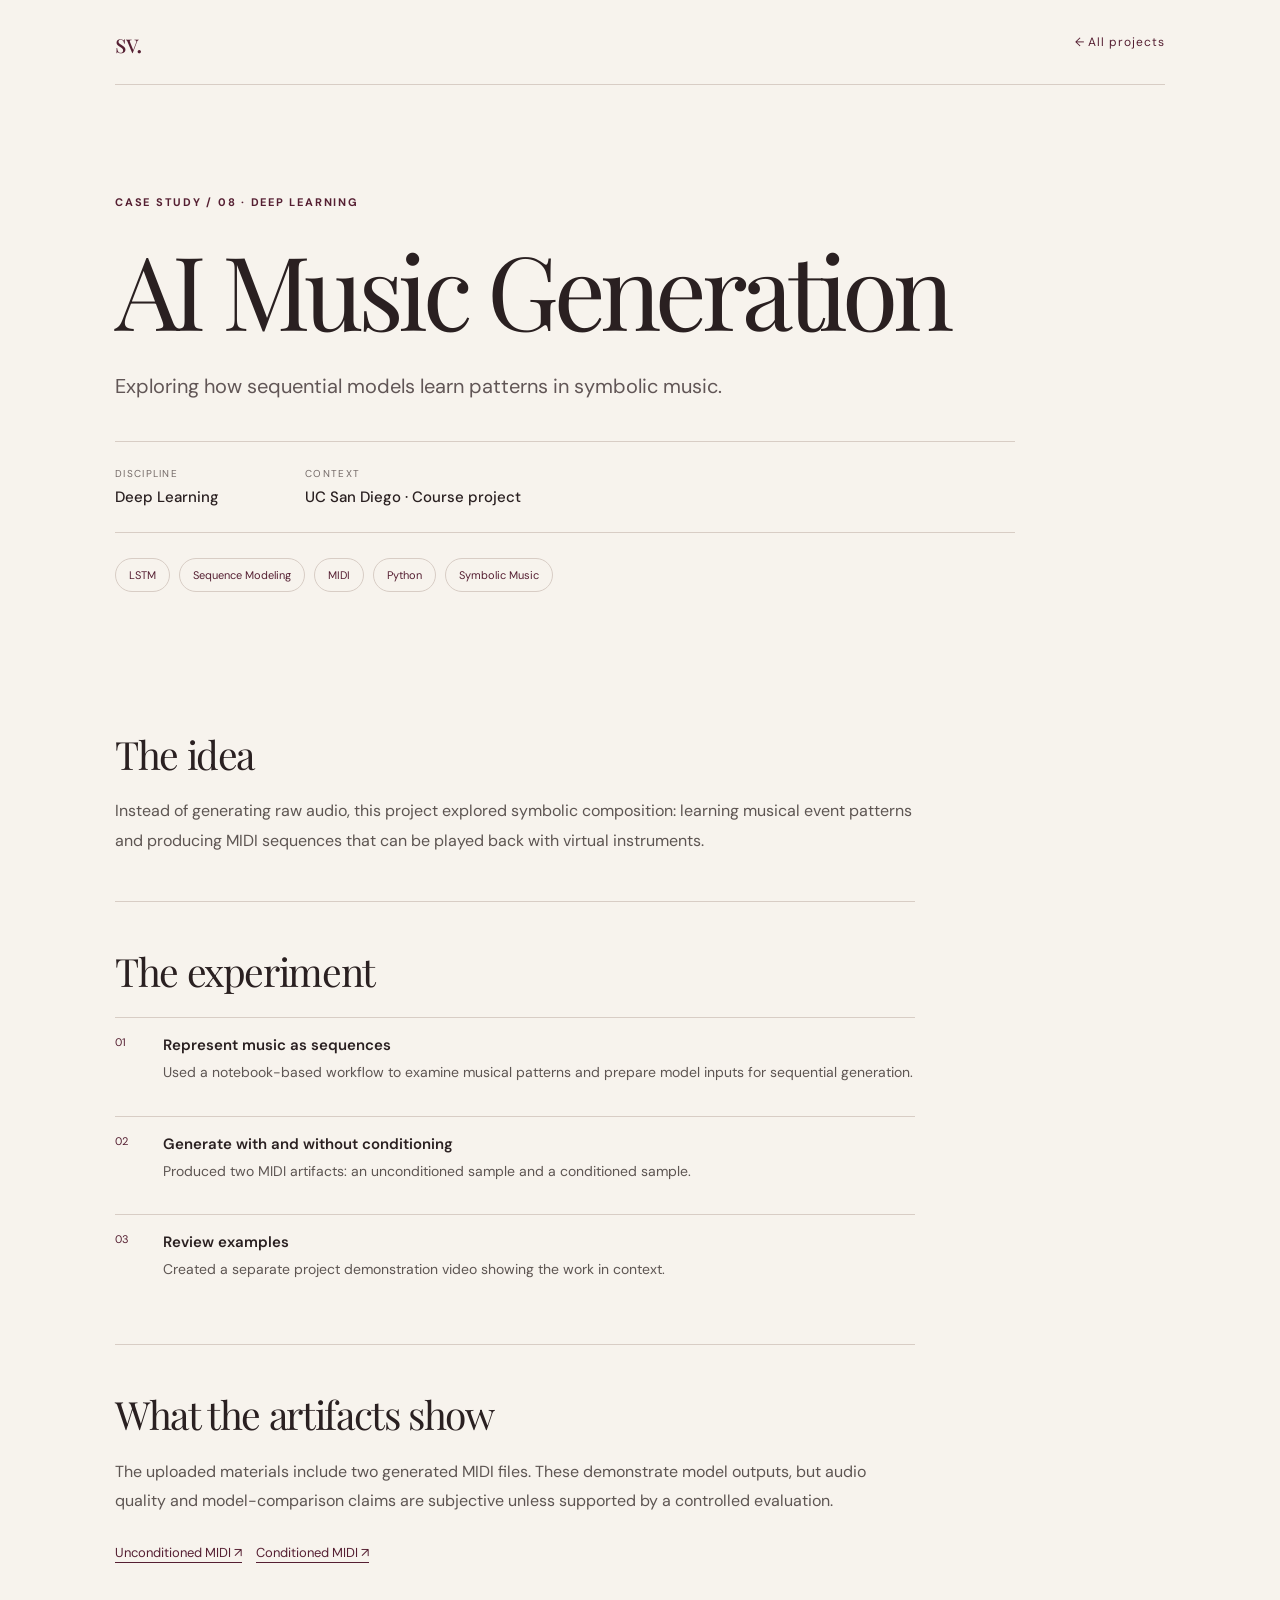
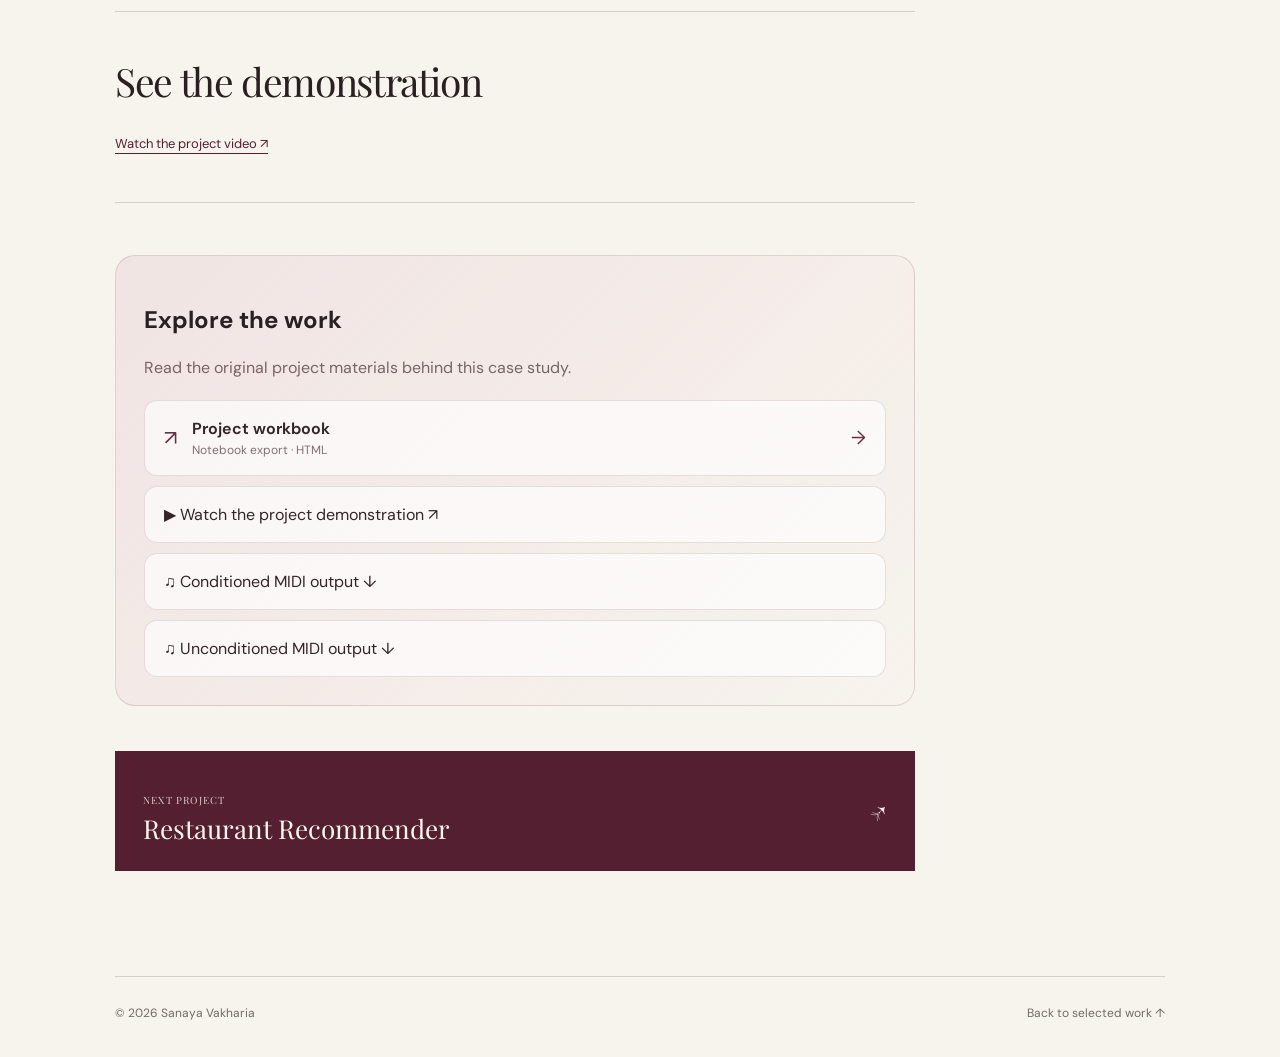
<file: projects/ai-music.html>
<!DOCTYPE html>
<html lang="en"><head><meta charset="utf-8"/><meta content="width=device-width,initial-scale=1" name="viewport"/><meta content="#f7f3ed" name="theme-color"/><meta content="AI Music Generation — Sanaya Vakharia portfolio case study" name="description"/><title>AI Music Generation — Sanaya Vakharia</title><link href="../assets/style.css" rel="stylesheet"/><link href="data:image/svg+xml,%3Csvg xmlns='http://www.w3.org/2000/svg' viewBox='0 0 64 64'%3E%3Crect width='64' height='64' rx='12' fill='%23551f32'/%3E%3Ctext x='32' y='46' text-anchor='middle' font-family='Georgia' font-size='44' fill='%23faf6f0'%3Es%3C/text%3E%3C/svg%3E" rel="icon"/></head><body><header class="wrap nav"><a class="brand" href="../index.html">sv.</a><a class="back" href="../index.html#projects">← All projects</a></header><main class="wrap"><div class="hero"><div class="eyebrow">Case study / 08 · Deep Learning</div><h1>AI Music Generation</h1><p class="dek">Exploring how sequential models learn patterns in symbolic music.</p><div class="factbar"><div class="fact"><label>Discipline</label><strong>Deep Learning</strong></div><div class="fact"><label>Context</label><strong>UC San Diego · Course project</strong></div></div><div class="tagrow"><span class="tag">LSTM</span><span class="tag">Sequence Modeling</span><span class="tag">MIDI</span><span class="tag">Python</span><span class="tag">Symbolic Music</span></div></div><div class="content"><section class="section"><h2>The idea</h2><p>Instead of generating raw audio, this project explored symbolic composition: learning musical event patterns and producing MIDI sequences that can be played back with virtual instruments.</p></section><section class="section"><h2>The experiment</h2><div class="steps"><div class="step"><small>01</small><div><strong>Represent music as sequences</strong><p>Used a notebook-based workflow to examine musical patterns and prepare model inputs for sequential generation.</p></div></div><div class="step"><small>02</small><div><strong>Generate with and without conditioning</strong><p>Produced two MIDI artifacts: an unconditioned sample and a conditioned sample.</p></div></div><div class="step"><small>03</small><div><strong>Review examples</strong><p>Created a separate project demonstration video showing the work in context.</p></div></div></div></section><section class="section"><h2>What the artifacts show</h2><p>The uploaded materials include two generated MIDI files. These demonstrate model outputs, but audio quality and model-comparison claims are subjective unless supported by a controlled evaluation.</p><a class="inline-link" download="" href="../assets/music/symbolic_unconditioned.mid">Unconditioned MIDI ↗</a><a class="inline-link" download="" href="../assets/music/symbolic_conditioned.mid">Conditioned MIDI ↗</a></section><section class="section"><h2>See the demonstration</h2><a class="inline-link" href="https://drive.google.com/file/d/1ytoonuxScQLNrHjfuyP15inog2-0pDG0/view?usp=sharing" rel="noopener noreferrer" target="_blank">Watch the project video ↗</a></section><section aria-label="Original project materials" class="resources"><h2>Explore the work</h2><p class="resource-intro">Read the original project materials behind this case study.</p><div class="resource-list"><a class="resource-link" href="../assets/documents/ai-music-workbook.html" rel="noopener noreferrer" target="_blank"><span class="resource-symbol">↗</span><div><div class="resource-name">Project workbook</div><div class="resource-meta">Notebook export · HTML</div></div><span aria-hidden="true" class="resource-arrow">→</span></a><a class="resource-link" href="https://drive.google.com/file/d/1ytoonuxScQLNrHjfuyP15inog2-0pDG0/view?usp=sharing" rel="noopener noreferrer" target="_blank">▶  Watch the project demonstration  ↗</a><a class="resource-link" download="symbolic_conditioned.mid" href="../assets/music/symbolic_conditioned.mid">♫  Conditioned MIDI output  ↓</a><a class="resource-link" download="symbolic_unconditioned.mid" href="../assets/music/symbolic_unconditioned.mid">♫  Unconditioned MIDI output  ↓</a></div></section><a class="next" href="restaurant-recommender.html"><span><small>Next project</small><br/>Restaurant Recommender</span><span aria-hidden="true">↗</span></a></div></main><footer class="wrap footer"><span>© 2026 Sanaya Vakharia</span><a href="../index.html#projects">Back to selected work ↑</a></footer></body></html>
</file>
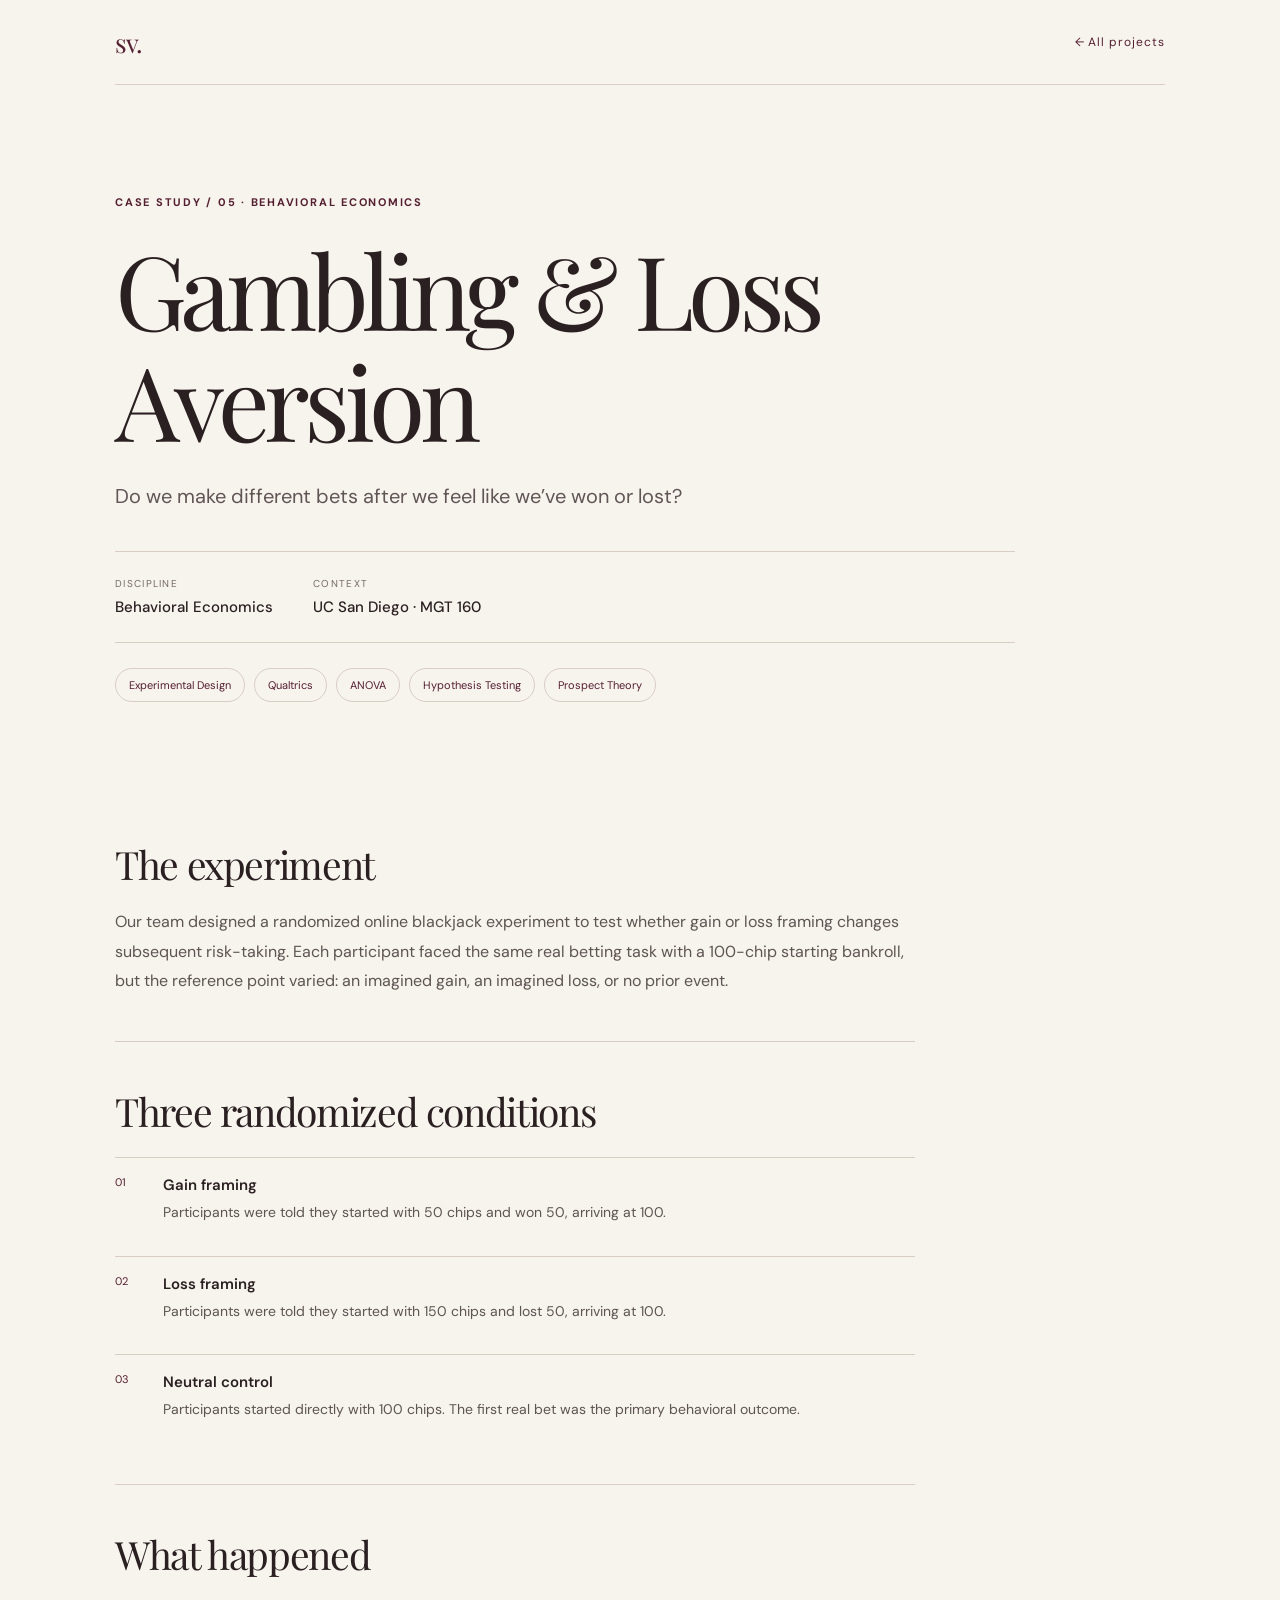
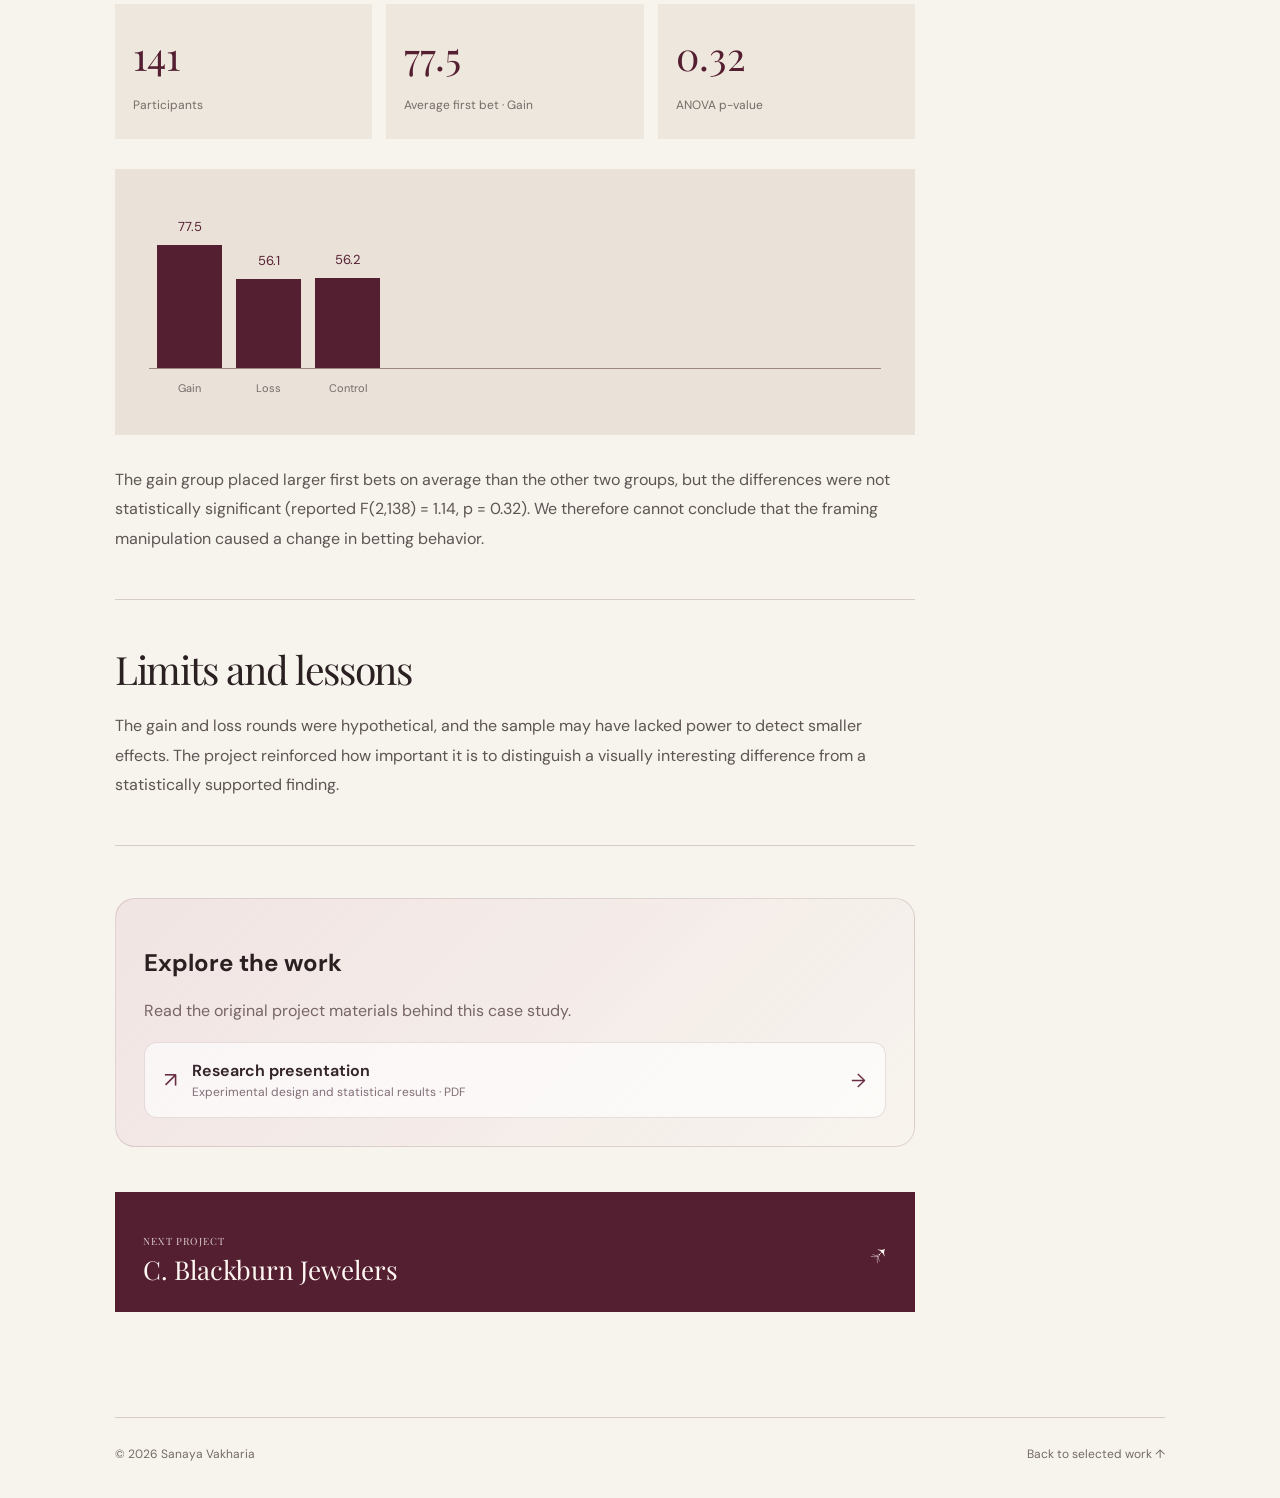
<file: projects/behavioral-economics.html>
<!DOCTYPE html>
<html lang="en"><head><meta charset="utf-8"/><meta content="width=device-width,initial-scale=1" name="viewport"/><meta content="#f7f3ed" name="theme-color"/><meta content="Gambling &amp; Loss Aversion — Sanaya Vakharia portfolio case study" name="description"/><title>Gambling &amp; Loss Aversion — Sanaya Vakharia</title><link href="../assets/style.css" rel="stylesheet"/><link href="data:image/svg+xml,%3Csvg xmlns='http://www.w3.org/2000/svg' viewBox='0 0 64 64'%3E%3Crect width='64' height='64' rx='12' fill='%23551f32'/%3E%3Ctext x='32' y='46' text-anchor='middle' font-family='Georgia' font-size='44' fill='%23faf6f0'%3Es%3C/text%3E%3C/svg%3E" rel="icon"/></head><body><header class="wrap nav"><a class="brand" href="../index.html">sv.</a><a class="back" href="../index.html#projects">← All projects</a></header><main class="wrap"><div class="hero"><div class="eyebrow">Case study / 05 · Behavioral Economics</div><h1>Gambling &amp; Loss Aversion</h1><p class="dek">Do we make different bets after we feel like we’ve won or lost?</p><div class="factbar"><div class="fact"><label>Discipline</label><strong>Behavioral Economics</strong></div><div class="fact"><label>Context</label><strong>UC San Diego · MGT 160</strong></div></div><div class="tagrow"><span class="tag">Experimental Design</span><span class="tag">Qualtrics</span><span class="tag">ANOVA</span><span class="tag">Hypothesis Testing</span><span class="tag">Prospect Theory</span></div></div><div class="content"><section class="section"><h2>The experiment</h2><p>Our team designed a randomized online blackjack experiment to test whether gain or loss framing changes subsequent risk-taking. Each participant faced the same real betting task with a 100-chip starting bankroll, but the reference point varied: an imagined gain, an imagined loss, or no prior event.</p></section><section class="section"><h2>Three randomized conditions</h2><div class="steps"><div class="step"><small>01</small><div><strong>Gain framing</strong><p>Participants were told they started with 50 chips and won 50, arriving at 100.</p></div></div><div class="step"><small>02</small><div><strong>Loss framing</strong><p>Participants were told they started with 150 chips and lost 50, arriving at 100.</p></div></div><div class="step"><small>03</small><div><strong>Neutral control</strong><p>Participants started directly with 100 chips. The first real bet was the primary behavioral outcome.</p></div></div></div></section><section class="section"><h2>What happened</h2><div class="data"><div class="metric"><b>141</b><span>Participants</span></div><div class="metric"><b>77.5</b><span>Average first bet · Gain</span></div><div class="metric"><b>0.32</b><span>ANOVA p-value</span></div></div><div class="art"><div class="bars"><div class="bar" style="height:77.50%"><span>77.5</span></div><div class="bar" style="height:56.10%"><span>56.1</span></div><div class="bar" style="height:56.20%"><span>56.2</span></div></div><div class="bar-labels"><span>Gain</span><span>Loss</span><span>Control</span></div></div><p>The gain group placed larger first bets on average than the other two groups, but the differences were not statistically significant (reported F(2,138) = 1.14, p = 0.32). We therefore cannot conclude that the framing manipulation caused a change in betting behavior.</p></section><section class="section"><h2>Limits and lessons</h2><p>The gain and loss rounds were hypothetical, and the sample may have lacked power to detect smaller effects. The project reinforced how important it is to distinguish a visually interesting difference from a statistically supported finding.</p></section><section aria-label="Original project materials" class="resources"><h2>Explore the work</h2><p class="resource-intro">Read the original project materials behind this case study.</p><div class="resource-list"><a class="resource-link" href="../assets/documents/behavioral-economics-presentation.pdf" rel="noopener noreferrer" target="_blank"><span class="resource-symbol">↗</span><div><div class="resource-name">Research presentation</div><div class="resource-meta">Experimental design and statistical results · PDF</div></div><span aria-hidden="true" class="resource-arrow">→</span></a></div></section><a class="next" href="cornerstone-consulting.html"><span><small>Next project</small><br/>C. Blackburn Jewelers</span><span aria-hidden="true">↗</span></a></div></main><footer class="wrap footer"><span>© 2026 Sanaya Vakharia</span><a href="../index.html#projects">Back to selected work ↑</a></footer></body></html>
</file>
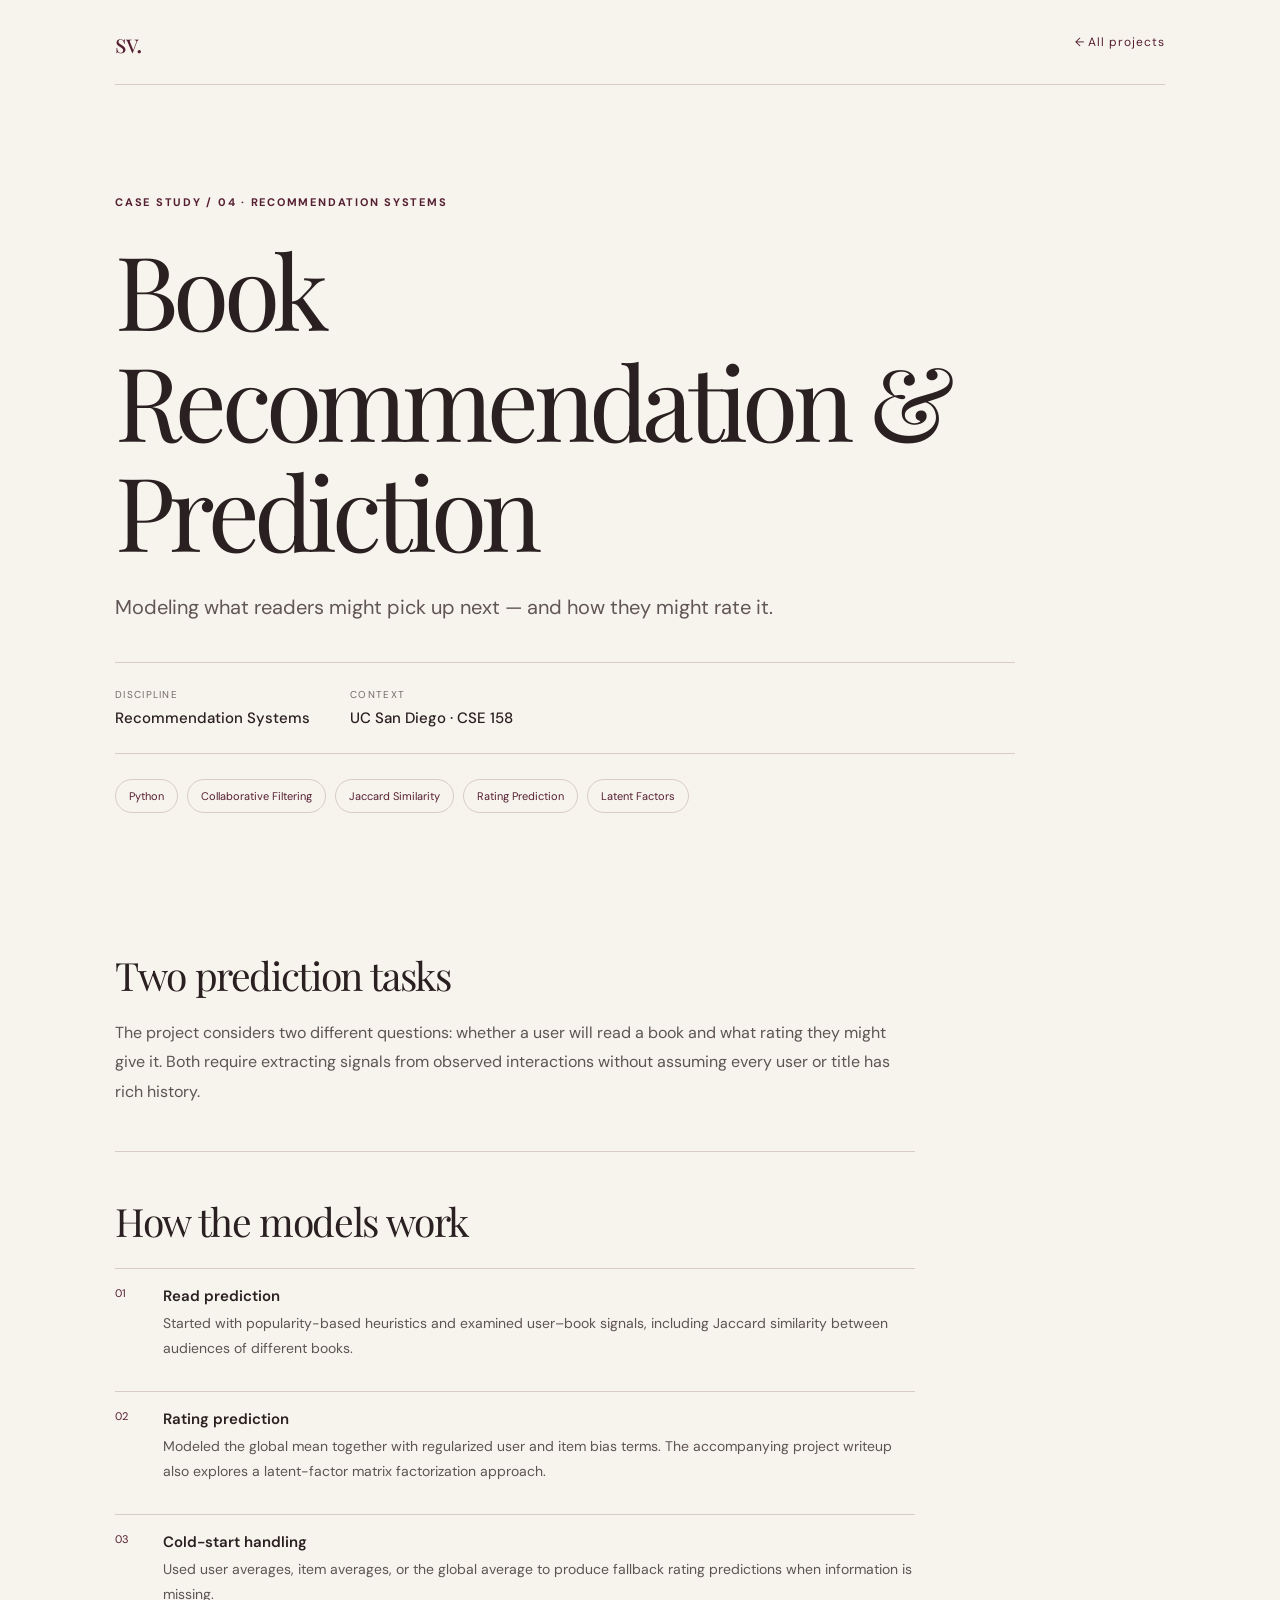
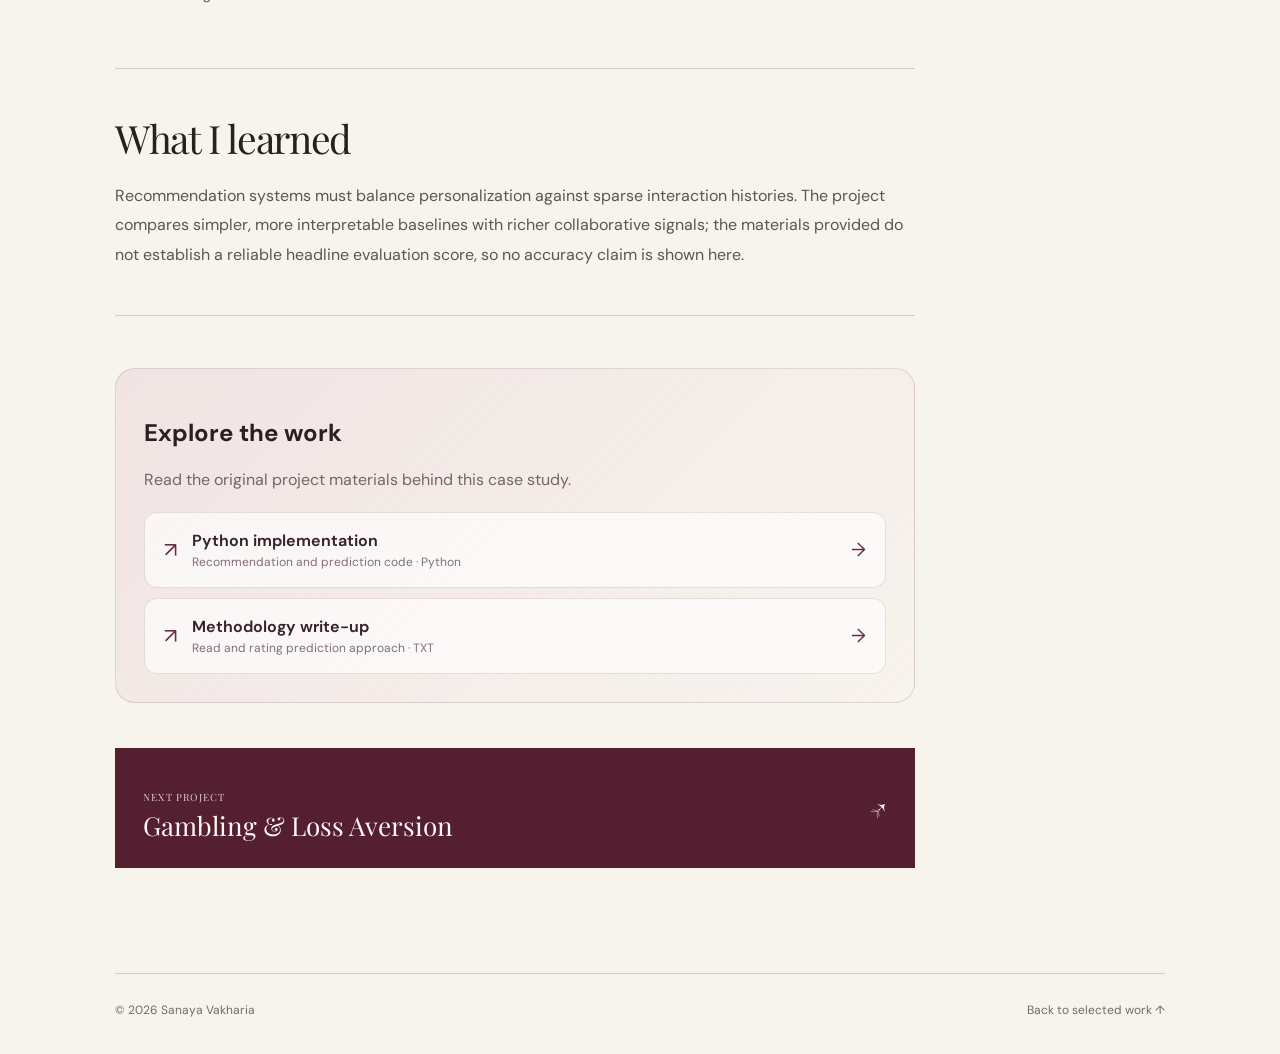
<file: projects/book-recommender.html>
<!DOCTYPE html>
<html lang="en"><head><meta charset="utf-8"/><meta content="width=device-width,initial-scale=1" name="viewport"/><meta content="#f7f3ed" name="theme-color"/><meta content="Book Recommendation &amp; Prediction — Sanaya Vakharia portfolio case study" name="description"/><title>Book Recommendation &amp; Prediction — Sanaya Vakharia</title><link href="../assets/style.css" rel="stylesheet"/><link href="data:image/svg+xml,%3Csvg xmlns='http://www.w3.org/2000/svg' viewBox='0 0 64 64'%3E%3Crect width='64' height='64' rx='12' fill='%23551f32'/%3E%3Ctext x='32' y='46' text-anchor='middle' font-family='Georgia' font-size='44' fill='%23faf6f0'%3Es%3C/text%3E%3C/svg%3E" rel="icon"/></head><body><header class="wrap nav"><a class="brand" href="../index.html">sv.</a><a class="back" href="../index.html#projects">← All projects</a></header><main class="wrap"><div class="hero"><div class="eyebrow">Case study / 04 · Recommendation Systems</div><h1>Book Recommendation &amp; Prediction</h1><p class="dek">Modeling what readers might pick up next — and how they might rate it.</p><div class="factbar"><div class="fact"><label>Discipline</label><strong>Recommendation Systems</strong></div><div class="fact"><label>Context</label><strong>UC San Diego · CSE 158</strong></div></div><div class="tagrow"><span class="tag">Python</span><span class="tag">Collaborative Filtering</span><span class="tag">Jaccard Similarity</span><span class="tag">Rating Prediction</span><span class="tag">Latent Factors</span></div></div><div class="content"><section class="section"><h2>Two prediction tasks</h2><p>The project considers two different questions: whether a user will read a book and what rating they might give it. Both require extracting signals from observed interactions without assuming every user or title has rich history.</p></section><section class="section"><h2>How the models work</h2><div class="steps"><div class="step"><small>01</small><div><strong>Read prediction</strong><p>Started with popularity-based heuristics and examined user–book signals, including Jaccard similarity between audiences of different books.</p></div></div><div class="step"><small>02</small><div><strong>Rating prediction</strong><p>Modeled the global mean together with regularized user and item bias terms. The accompanying project writeup also explores a latent-factor matrix factorization approach.</p></div></div><div class="step"><small>03</small><div><strong>Cold-start handling</strong><p>Used user averages, item averages, or the global average to produce fallback rating predictions when information is missing.</p></div></div></div></section><section class="section"><h2>What I learned</h2><p>Recommendation systems must balance personalization against sparse interaction histories. The project compares simpler, more interpretable baselines with richer collaborative signals; the materials provided do not establish a reliable headline evaluation score, so no accuracy claim is shown here.</p></section><section aria-label="Original project materials" class="resources"><h2>Explore the work</h2><p class="resource-intro">Read the original project materials behind this case study.</p><div class="resource-list"><a class="resource-link" href="../assets/documents/book-recommender.py" rel="noopener noreferrer" target="_blank"><span class="resource-symbol">↗</span><div><div class="resource-name">Python implementation</div><div class="resource-meta">Recommendation and prediction code · Python</div></div><span aria-hidden="true" class="resource-arrow">→</span></a><a class="resource-link" href="../assets/documents/book-methodology.txt" rel="noopener noreferrer" target="_blank"><span class="resource-symbol">↗</span><div><div class="resource-name">Methodology write-up</div><div class="resource-meta">Read and rating prediction approach · TXT</div></div><span aria-hidden="true" class="resource-arrow">→</span></a></div></section><a class="next" href="behavioral-economics.html"><span><small>Next project</small><br/>Gambling &amp; Loss Aversion</span><span aria-hidden="true">↗</span></a></div></main><footer class="wrap footer"><span>© 2026 Sanaya Vakharia</span><a href="../index.html#projects">Back to selected work ↑</a></footer></body></html>
</file>
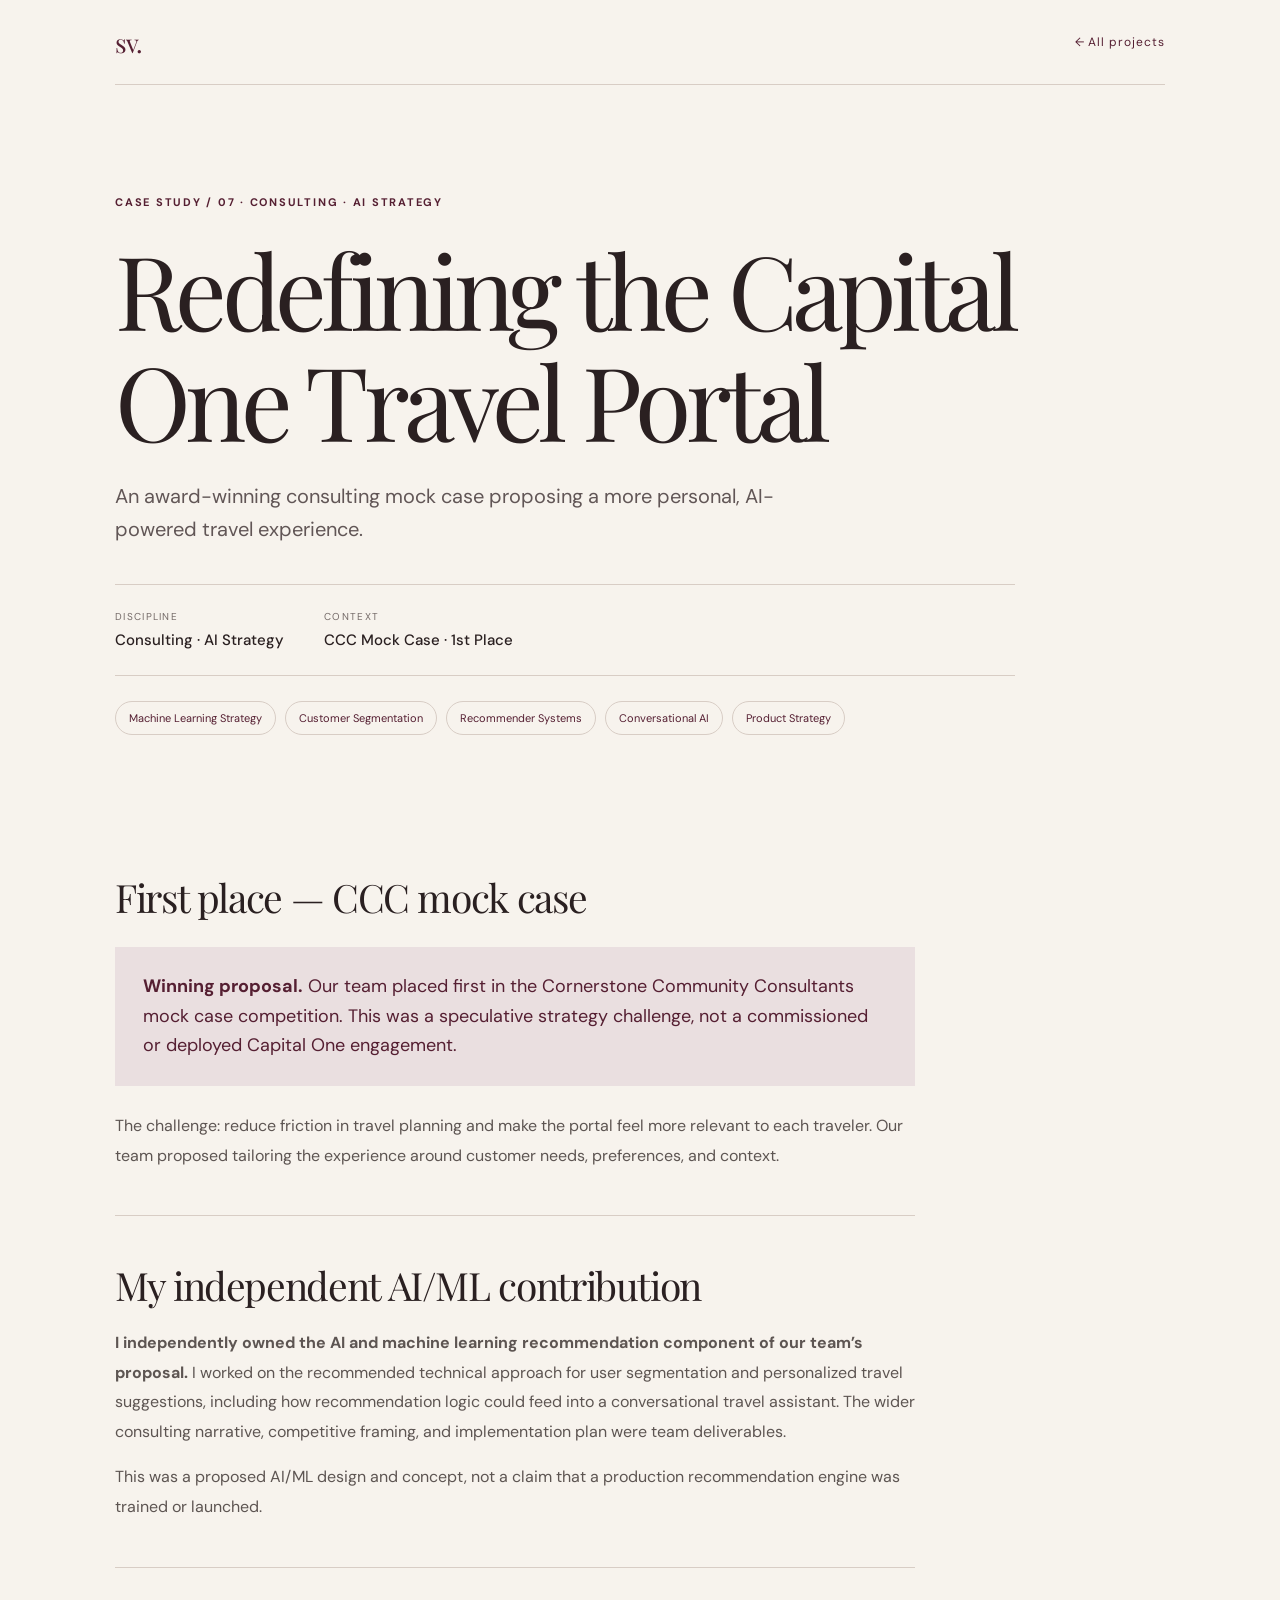
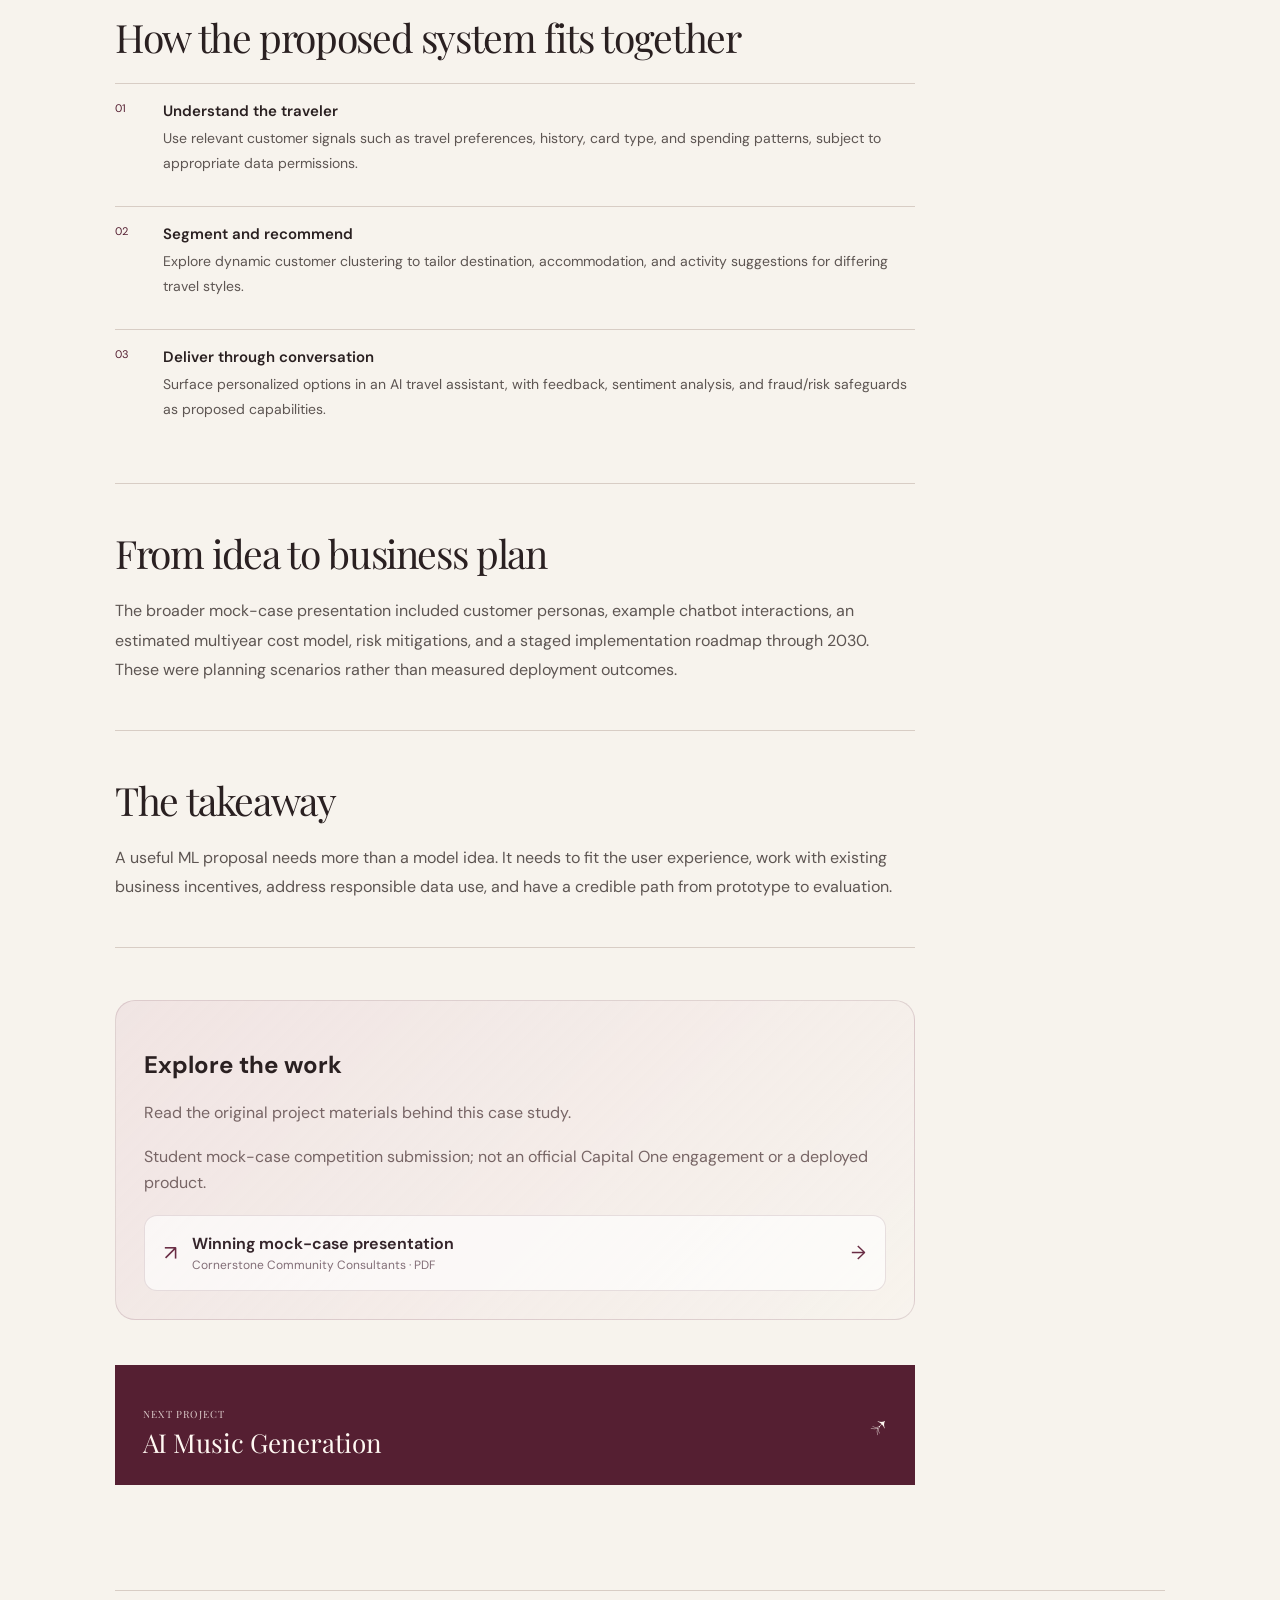
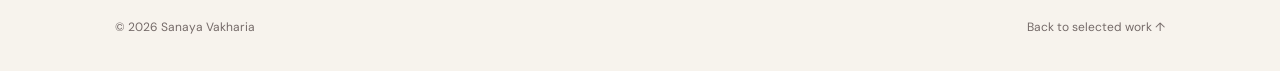
<file: projects/capital-one.html>
<!DOCTYPE html>
<html lang="en"><head><meta charset="utf-8"/><meta content="width=device-width,initial-scale=1" name="viewport"/><meta content="#f7f3ed" name="theme-color"/><meta content="Redefining the Capital One Travel Portal — Sanaya Vakharia portfolio case study" name="description"/><title>Redefining the Capital One Travel Portal — Sanaya Vakharia</title><link href="../assets/style.css" rel="stylesheet"/><link href="data:image/svg+xml,%3Csvg xmlns='http://www.w3.org/2000/svg' viewBox='0 0 64 64'%3E%3Crect width='64' height='64' rx='12' fill='%23551f32'/%3E%3Ctext x='32' y='46' text-anchor='middle' font-family='Georgia' font-size='44' fill='%23faf6f0'%3Es%3C/text%3E%3C/svg%3E" rel="icon"/></head><body><header class="wrap nav"><a class="brand" href="../index.html">sv.</a><a class="back" href="../index.html#projects">← All projects</a></header><main class="wrap"><div class="hero"><div class="eyebrow">Case study / 07 · Consulting · AI Strategy</div><h1>Redefining the Capital One Travel Portal</h1><p class="dek">An award-winning consulting mock case proposing a more personal, AI-powered travel experience.</p><div class="factbar"><div class="fact"><label>Discipline</label><strong>Consulting · AI Strategy</strong></div><div class="fact"><label>Context</label><strong>CCC Mock Case · 1st Place</strong></div></div><div class="tagrow"><span class="tag">Machine Learning Strategy</span><span class="tag">Customer Segmentation</span><span class="tag">Recommender Systems</span><span class="tag">Conversational AI</span><span class="tag">Product Strategy</span></div></div><div class="content"><section class="section"><h2>First place — CCC mock case</h2><div class="note"><strong>Winning proposal.</strong> Our team placed first in the Cornerstone Community Consultants mock case competition. This was a speculative strategy challenge, not a commissioned or deployed Capital One engagement.</div><p>The challenge: reduce friction in travel planning and make the portal feel more relevant to each traveler. Our team proposed tailoring the experience around customer needs, preferences, and context.</p></section><section class="section"><h2>My independent AI/ML contribution</h2><p><strong>I independently owned the AI and machine learning recommendation component of our team’s proposal.</strong> I worked on the recommended technical approach for user segmentation and personalized travel suggestions, including how recommendation logic could feed into a conversational travel assistant. The wider consulting narrative, competitive framing, and implementation plan were team deliverables.</p><p>This was a proposed AI/ML design and concept, not a claim that a production recommendation engine was trained or launched.</p></section><section class="section"><h2>How the proposed system fits together</h2><div class="steps"><div class="step"><small>01</small><div><strong>Understand the traveler</strong><p>Use relevant customer signals such as travel preferences, history, card type, and spending patterns, subject to appropriate data permissions.</p></div></div><div class="step"><small>02</small><div><strong>Segment and recommend</strong><p>Explore dynamic customer clustering to tailor destination, accommodation, and activity suggestions for differing travel styles.</p></div></div><div class="step"><small>03</small><div><strong>Deliver through conversation</strong><p>Surface personalized options in an AI travel assistant, with feedback, sentiment analysis, and fraud/risk safeguards as proposed capabilities.</p></div></div></div></section><section class="section"><h2>From idea to business plan</h2><p>The broader mock-case presentation included customer personas, example chatbot interactions, an estimated multiyear cost model, risk mitigations, and a staged implementation roadmap through 2030. These were planning scenarios rather than measured deployment outcomes.</p></section><section class="section"><h2>The takeaway</h2><p>A useful ML proposal needs more than a model idea. It needs to fit the user experience, work with existing business incentives, address responsible data use, and have a credible path from prototype to evaluation.</p></section><section aria-label="Original project materials" class="resources"><h2>Explore the work</h2><p class="resource-intro">Read the original project materials behind this case study.</p><p class="resource-intro">Student mock-case competition submission; not an official Capital One engagement or a deployed product.</p><div class="resource-list"><a class="resource-link" href="../assets/documents/capital-one-mock-case.pdf" rel="noopener noreferrer" target="_blank"><span class="resource-symbol">↗</span><div><div class="resource-name">Winning mock-case presentation</div><div class="resource-meta">Cornerstone Community Consultants · PDF</div></div><span aria-hidden="true" class="resource-arrow">→</span></a></div></section><a class="next" href="ai-music.html"><span><small>Next project</small><br/>AI Music Generation</span><span aria-hidden="true">↗</span></a></div></main><footer class="wrap footer"><span>© 2026 Sanaya Vakharia</span><a href="../index.html#projects">Back to selected work ↑</a></footer></body></html>
</file>
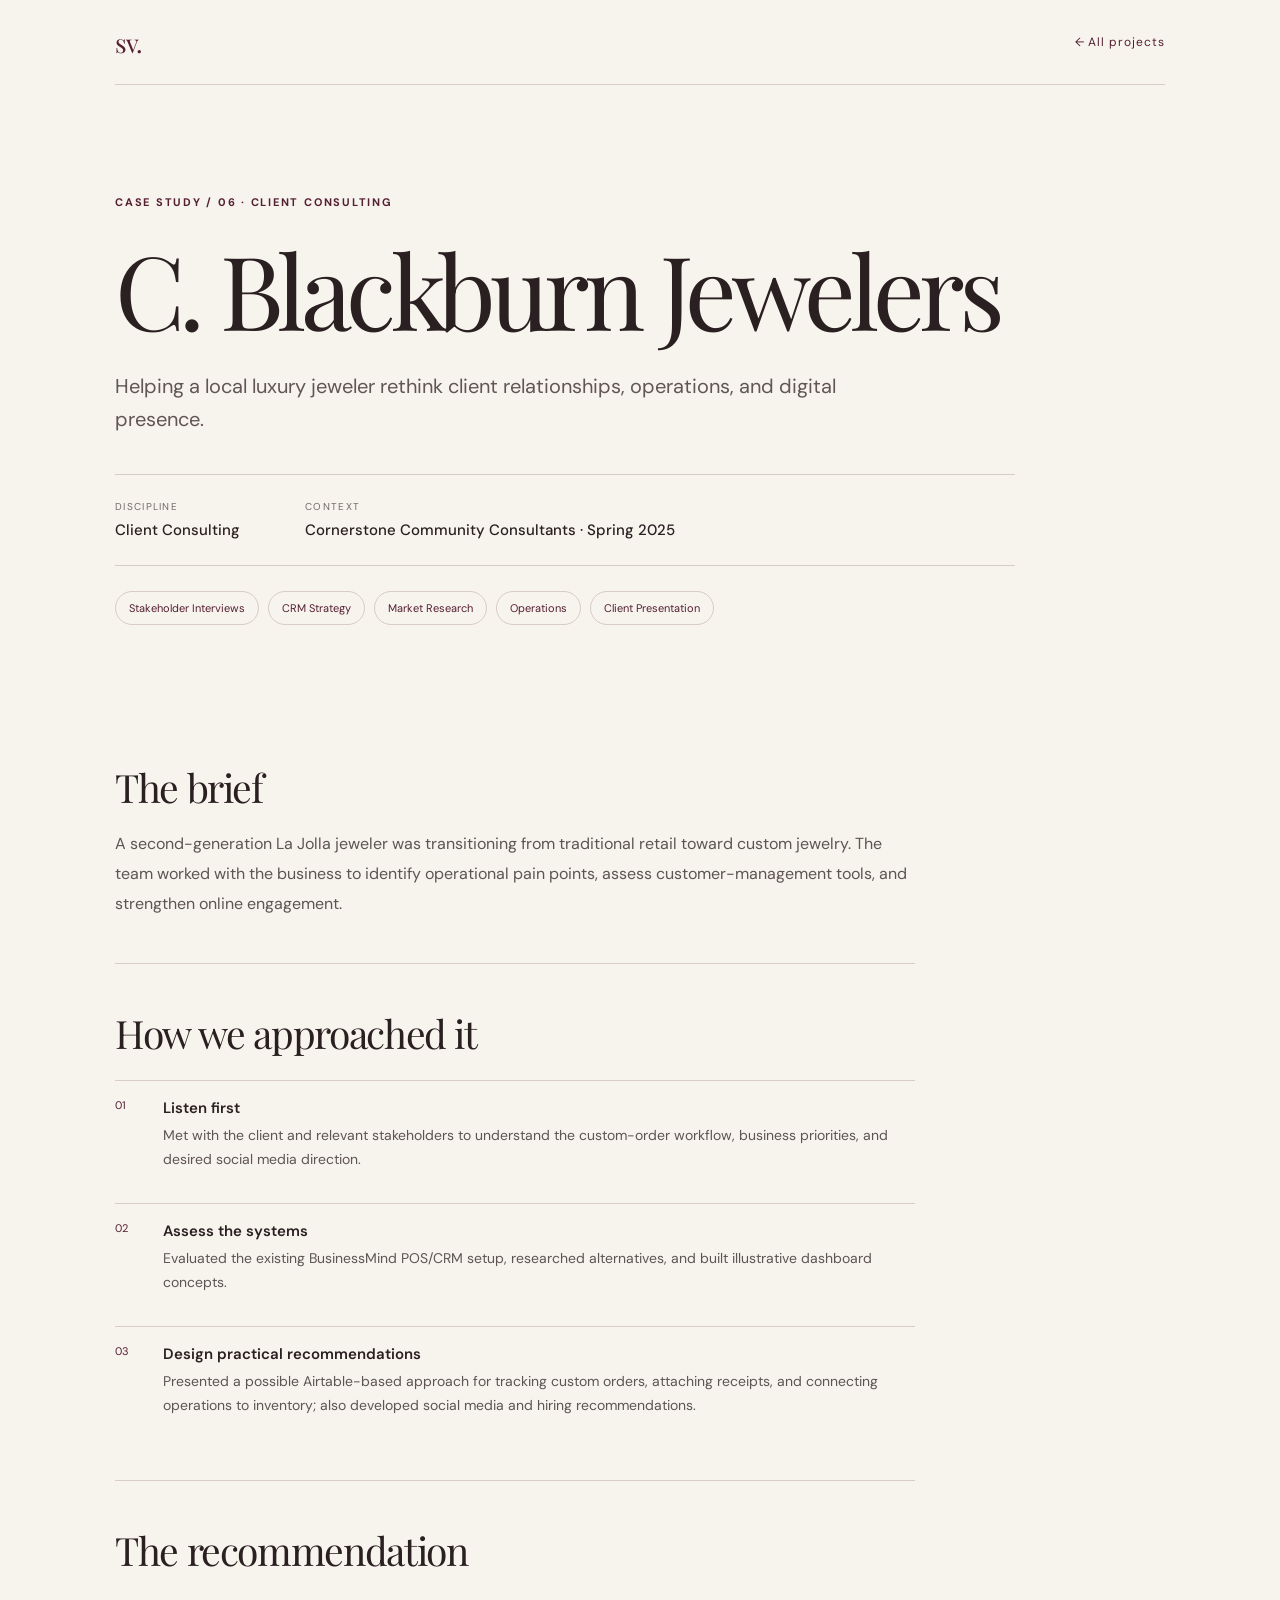
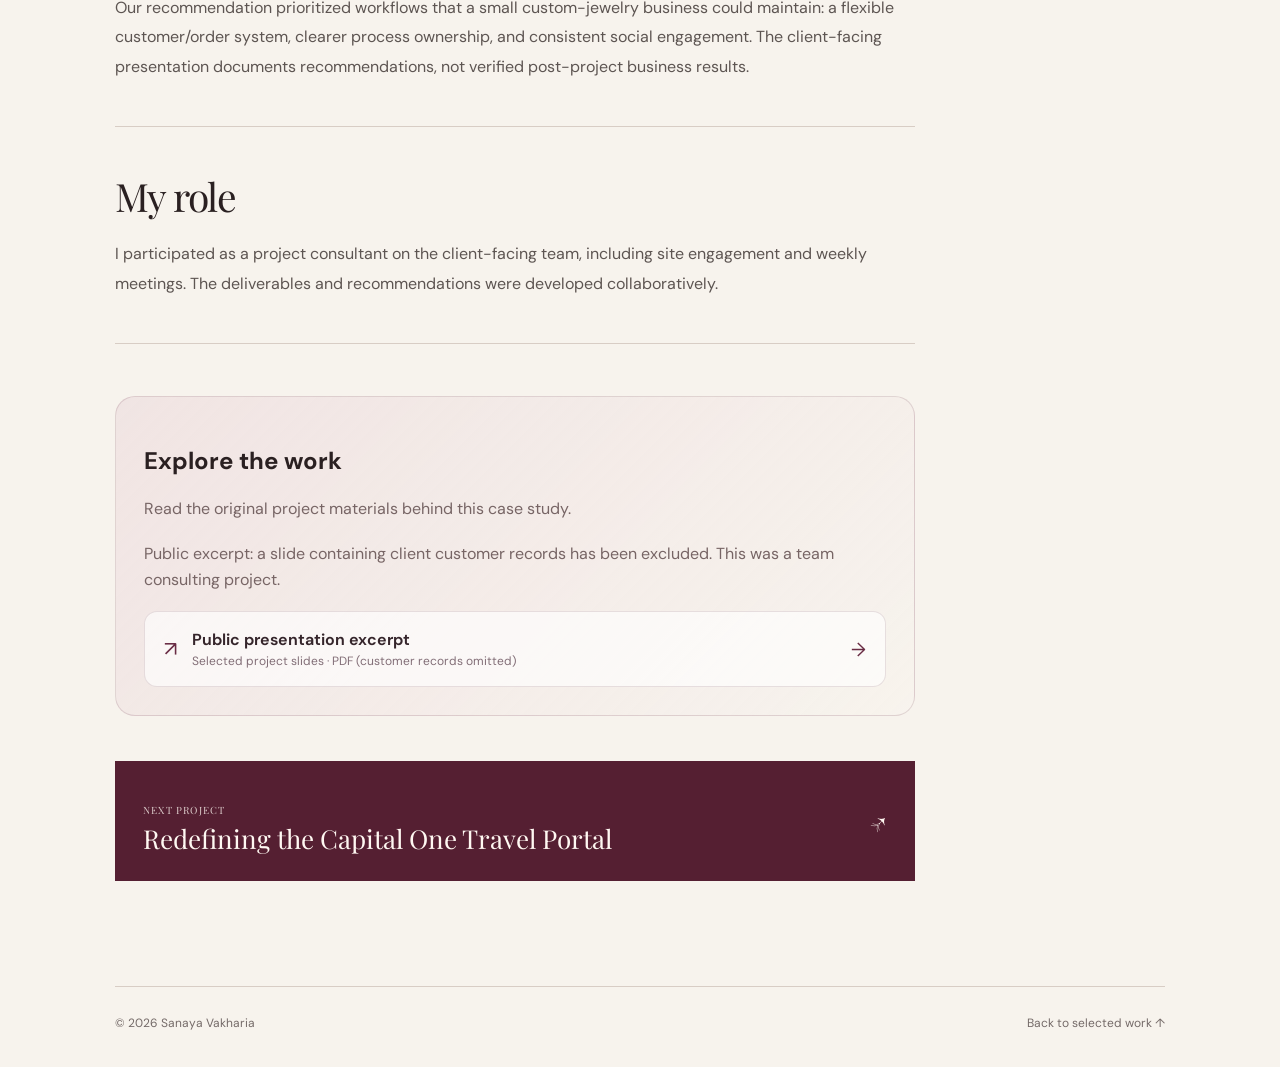
<file: projects/cornerstone-consulting.html>
<!DOCTYPE html>
<html lang="en"><head><meta charset="utf-8"/><meta content="width=device-width,initial-scale=1" name="viewport"/><meta content="#f7f3ed" name="theme-color"/><meta content="C. Blackburn Jewelers — Sanaya Vakharia portfolio case study" name="description"/><title>C. Blackburn Jewelers — Sanaya Vakharia</title><link href="../assets/style.css" rel="stylesheet"/><link href="data:image/svg+xml,%3Csvg xmlns='http://www.w3.org/2000/svg' viewBox='0 0 64 64'%3E%3Crect width='64' height='64' rx='12' fill='%23551f32'/%3E%3Ctext x='32' y='46' text-anchor='middle' font-family='Georgia' font-size='44' fill='%23faf6f0'%3Es%3C/text%3E%3C/svg%3E" rel="icon"/></head><body><header class="wrap nav"><a class="brand" href="../index.html">sv.</a><a class="back" href="../index.html#projects">← All projects</a></header><main class="wrap"><div class="hero"><div class="eyebrow">Case study / 06 · Client Consulting</div><h1>C. Blackburn Jewelers</h1><p class="dek">Helping a local luxury jeweler rethink client relationships, operations, and digital presence.</p><div class="factbar"><div class="fact"><label>Discipline</label><strong>Client Consulting</strong></div><div class="fact"><label>Context</label><strong>Cornerstone Community Consultants · Spring 2025</strong></div></div><div class="tagrow"><span class="tag">Stakeholder Interviews</span><span class="tag">CRM Strategy</span><span class="tag">Market Research</span><span class="tag">Operations</span><span class="tag">Client Presentation</span></div></div><div class="content"><section class="section"><h2>The brief</h2><p>A second-generation La Jolla jeweler was transitioning from traditional retail toward custom jewelry. The team worked with the business to identify operational pain points, assess customer-management tools, and strengthen online engagement.</p></section><section class="section"><h2>How we approached it</h2><div class="steps"><div class="step"><small>01</small><div><strong>Listen first</strong><p>Met with the client and relevant stakeholders to understand the custom-order workflow, business priorities, and desired social media direction.</p></div></div><div class="step"><small>02</small><div><strong>Assess the systems</strong><p>Evaluated the existing BusinessMind POS/CRM setup, researched alternatives, and built illustrative dashboard concepts.</p></div></div><div class="step"><small>03</small><div><strong>Design practical recommendations</strong><p>Presented a possible Airtable-based approach for tracking custom orders, attaching receipts, and connecting operations to inventory; also developed social media and hiring recommendations.</p></div></div></div></section><section class="section"><h2>The recommendation</h2><p>Our recommendation prioritized workflows that a small custom-jewelry business could maintain: a flexible customer/order system, clearer process ownership, and consistent social engagement. The client-facing presentation documents recommendations, not verified post-project business results.</p></section><section class="section"><h2>My role</h2><p>I participated as a project consultant on the client-facing team, including site engagement and weekly meetings. The deliverables and recommendations were developed collaboratively.</p></section><section aria-label="Original project materials" class="resources"><h2>Explore the work</h2><p class="resource-intro">Read the original project materials behind this case study.</p><p class="resource-intro">Public excerpt: a slide containing client customer records has been excluded. This was a team consulting project.</p><div class="resource-list"><a class="resource-link" href="../assets/documents/cornerstone-public-excerpt.pdf" rel="noopener noreferrer" target="_blank"><span class="resource-symbol">↗</span><div><div class="resource-name">Public presentation excerpt</div><div class="resource-meta">Selected project slides · PDF (customer records omitted)</div></div><span aria-hidden="true" class="resource-arrow">→</span></a></div></section><a class="next" href="capital-one.html"><span><small>Next project</small><br/>Redefining the Capital One Travel Portal</span><span aria-hidden="true">↗</span></a></div></main><footer class="wrap footer"><span>© 2026 Sanaya Vakharia</span><a href="../index.html#projects">Back to selected work ↑</a></footer></body></html>
</file>
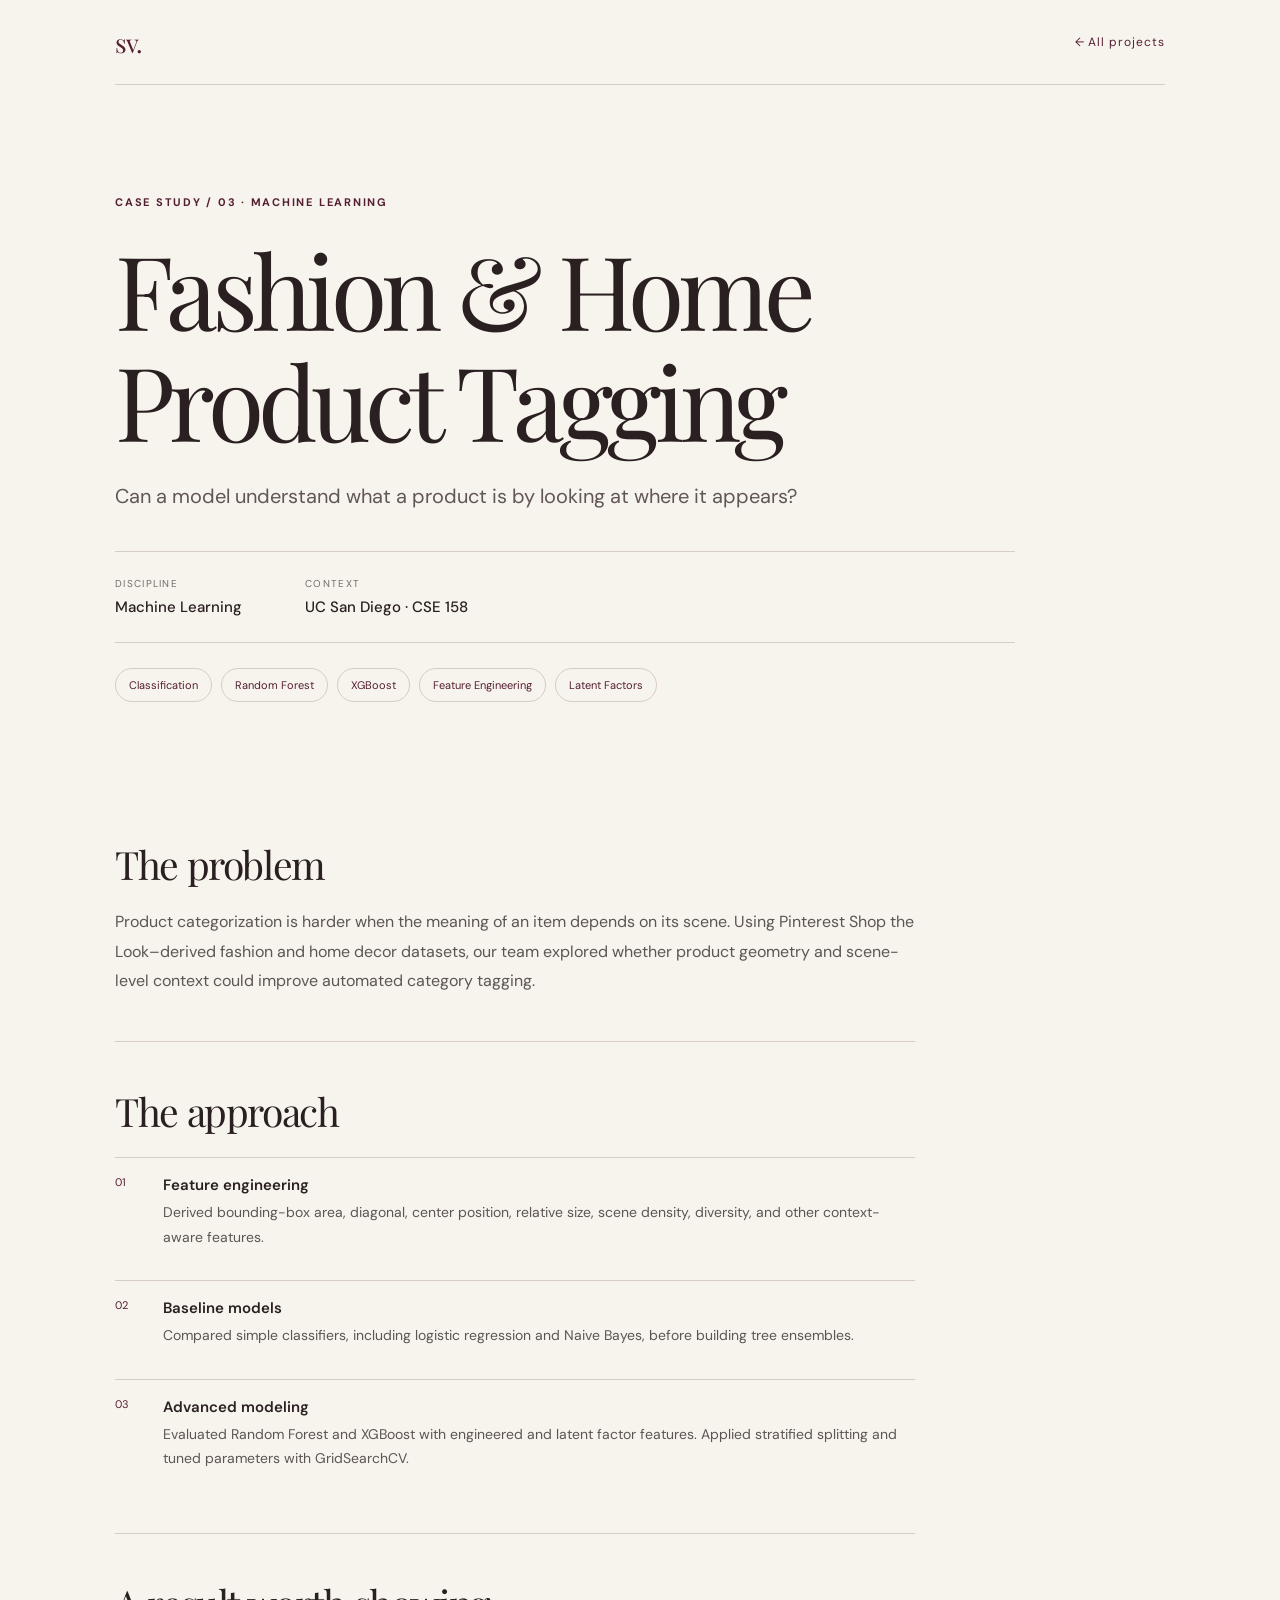
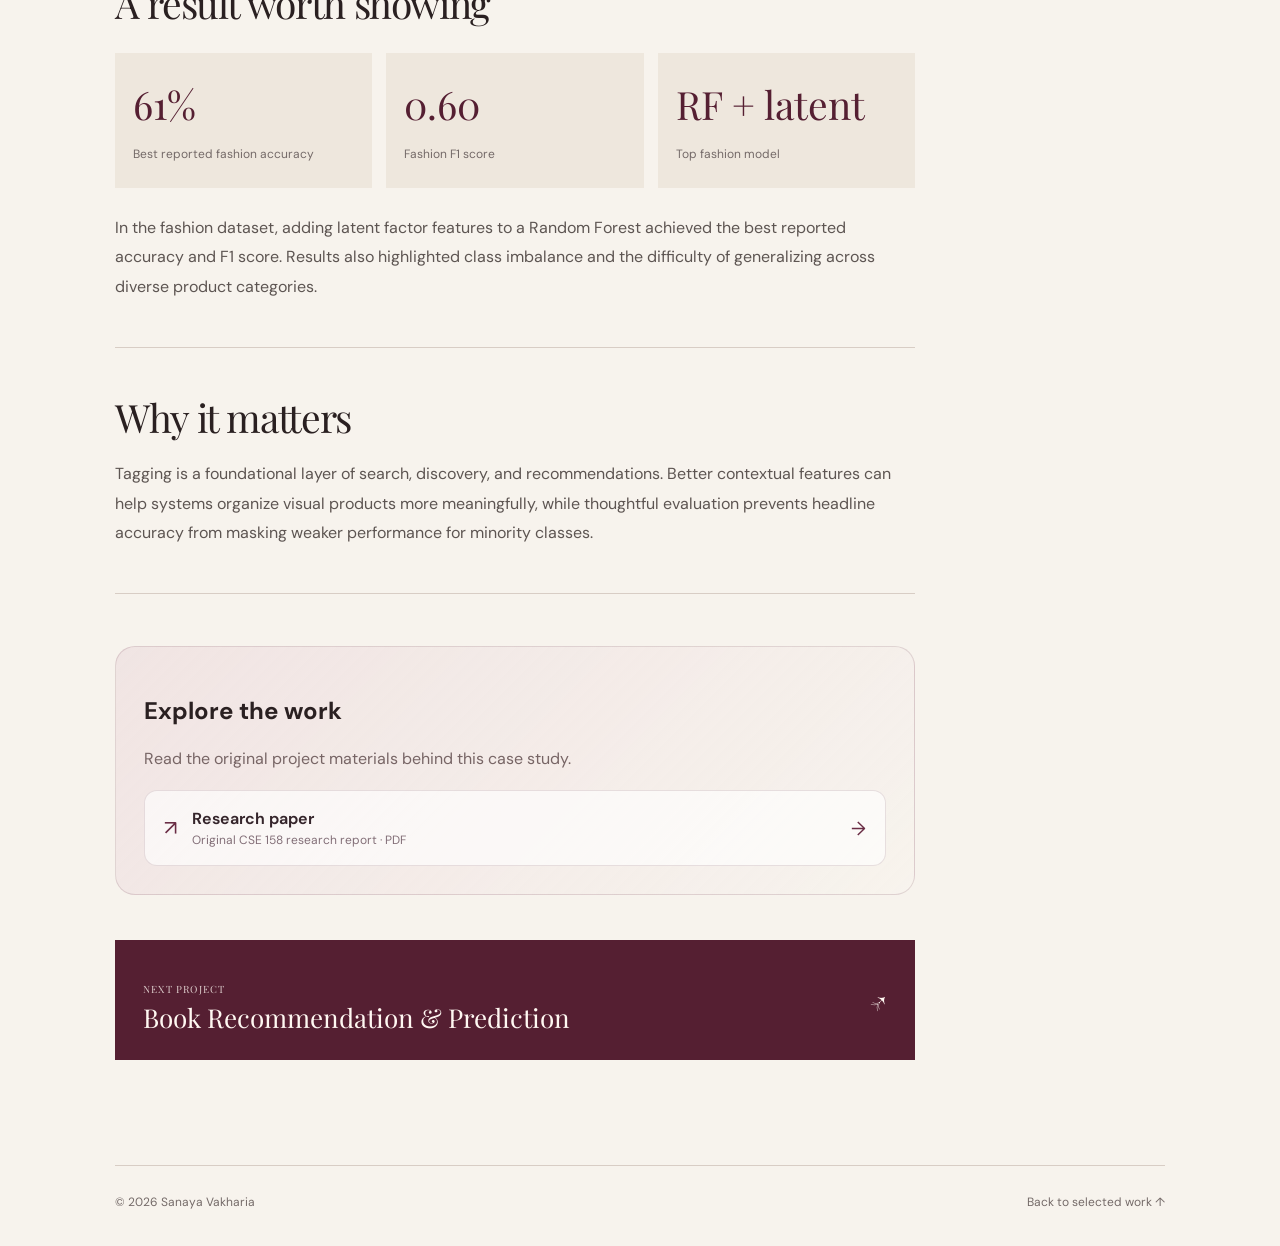
<file: projects/fashion-tagging.html>
<!DOCTYPE html>
<html lang="en"><head><meta charset="utf-8"/><meta content="width=device-width,initial-scale=1" name="viewport"/><meta content="#f7f3ed" name="theme-color"/><meta content="Fashion &amp; Home Product Tagging — Sanaya Vakharia portfolio case study" name="description"/><title>Fashion &amp; Home Product Tagging — Sanaya Vakharia</title><link href="../assets/style.css" rel="stylesheet"/><link href="data:image/svg+xml,%3Csvg xmlns='http://www.w3.org/2000/svg' viewBox='0 0 64 64'%3E%3Crect width='64' height='64' rx='12' fill='%23551f32'/%3E%3Ctext x='32' y='46' text-anchor='middle' font-family='Georgia' font-size='44' fill='%23faf6f0'%3Es%3C/text%3E%3C/svg%3E" rel="icon"/></head><body><header class="wrap nav"><a class="brand" href="../index.html">sv.</a><a class="back" href="../index.html#projects">← All projects</a></header><main class="wrap"><div class="hero"><div class="eyebrow">Case study / 03 · Machine Learning</div><h1>Fashion &amp; Home Product Tagging</h1><p class="dek">Can a model understand what a product is by looking at where it appears?</p><div class="factbar"><div class="fact"><label>Discipline</label><strong>Machine Learning</strong></div><div class="fact"><label>Context</label><strong>UC San Diego · CSE 158</strong></div></div><div class="tagrow"><span class="tag">Classification</span><span class="tag">Random Forest</span><span class="tag">XGBoost</span><span class="tag">Feature Engineering</span><span class="tag">Latent Factors</span></div></div><div class="content"><section class="section"><h2>The problem</h2><p>Product categorization is harder when the meaning of an item depends on its scene. Using Pinterest Shop the Look–derived fashion and home decor datasets, our team explored whether product geometry and scene-level context could improve automated category tagging.</p></section><section class="section"><h2>The approach</h2><div class="steps"><div class="step"><small>01</small><div><strong>Feature engineering</strong><p>Derived bounding-box area, diagonal, center position, relative size, scene density, diversity, and other context-aware features.</p></div></div><div class="step"><small>02</small><div><strong>Baseline models</strong><p>Compared simple classifiers, including logistic regression and Naive Bayes, before building tree ensembles.</p></div></div><div class="step"><small>03</small><div><strong>Advanced modeling</strong><p>Evaluated Random Forest and XGBoost with engineered and latent factor features. Applied stratified splitting and tuned parameters with GridSearchCV.</p></div></div></div></section><section class="section"><h2>A result worth showing</h2><div class="data"><div class="metric"><b>61%</b><span>Best reported fashion accuracy</span></div><div class="metric"><b>0.60</b><span>Fashion F1 score</span></div><div class="metric"><b>RF + latent</b><span>Top fashion model</span></div></div><p>In the fashion dataset, adding latent factor features to a Random Forest achieved the best reported accuracy and F1 score. Results also highlighted class imbalance and the difficulty of generalizing across diverse product categories.</p></section><section class="section"><h2>Why it matters</h2><p>Tagging is a foundational layer of search, discovery, and recommendations. Better contextual features can help systems organize visual products more meaningfully, while thoughtful evaluation prevents headline accuracy from masking weaker performance for minority classes.</p></section><section aria-label="Original project materials" class="resources"><h2>Explore the work</h2><p class="resource-intro">Read the original project materials behind this case study.</p><div class="resource-list"><a class="resource-link" href="../assets/documents/fashion-product-tagging.pdf" rel="noopener noreferrer" target="_blank"><span class="resource-symbol">↗</span><div><div class="resource-name">Research paper</div><div class="resource-meta">Original CSE 158 research report · PDF</div></div><span aria-hidden="true" class="resource-arrow">→</span></a></div></section><a class="next" href="book-recommender.html"><span><small>Next project</small><br/>Book Recommendation &amp; Prediction</span><span aria-hidden="true">↗</span></a></div></main><footer class="wrap footer"><span>© 2026 Sanaya Vakharia</span><a href="../index.html#projects">Back to selected work ↑</a></footer></body></html>
</file>
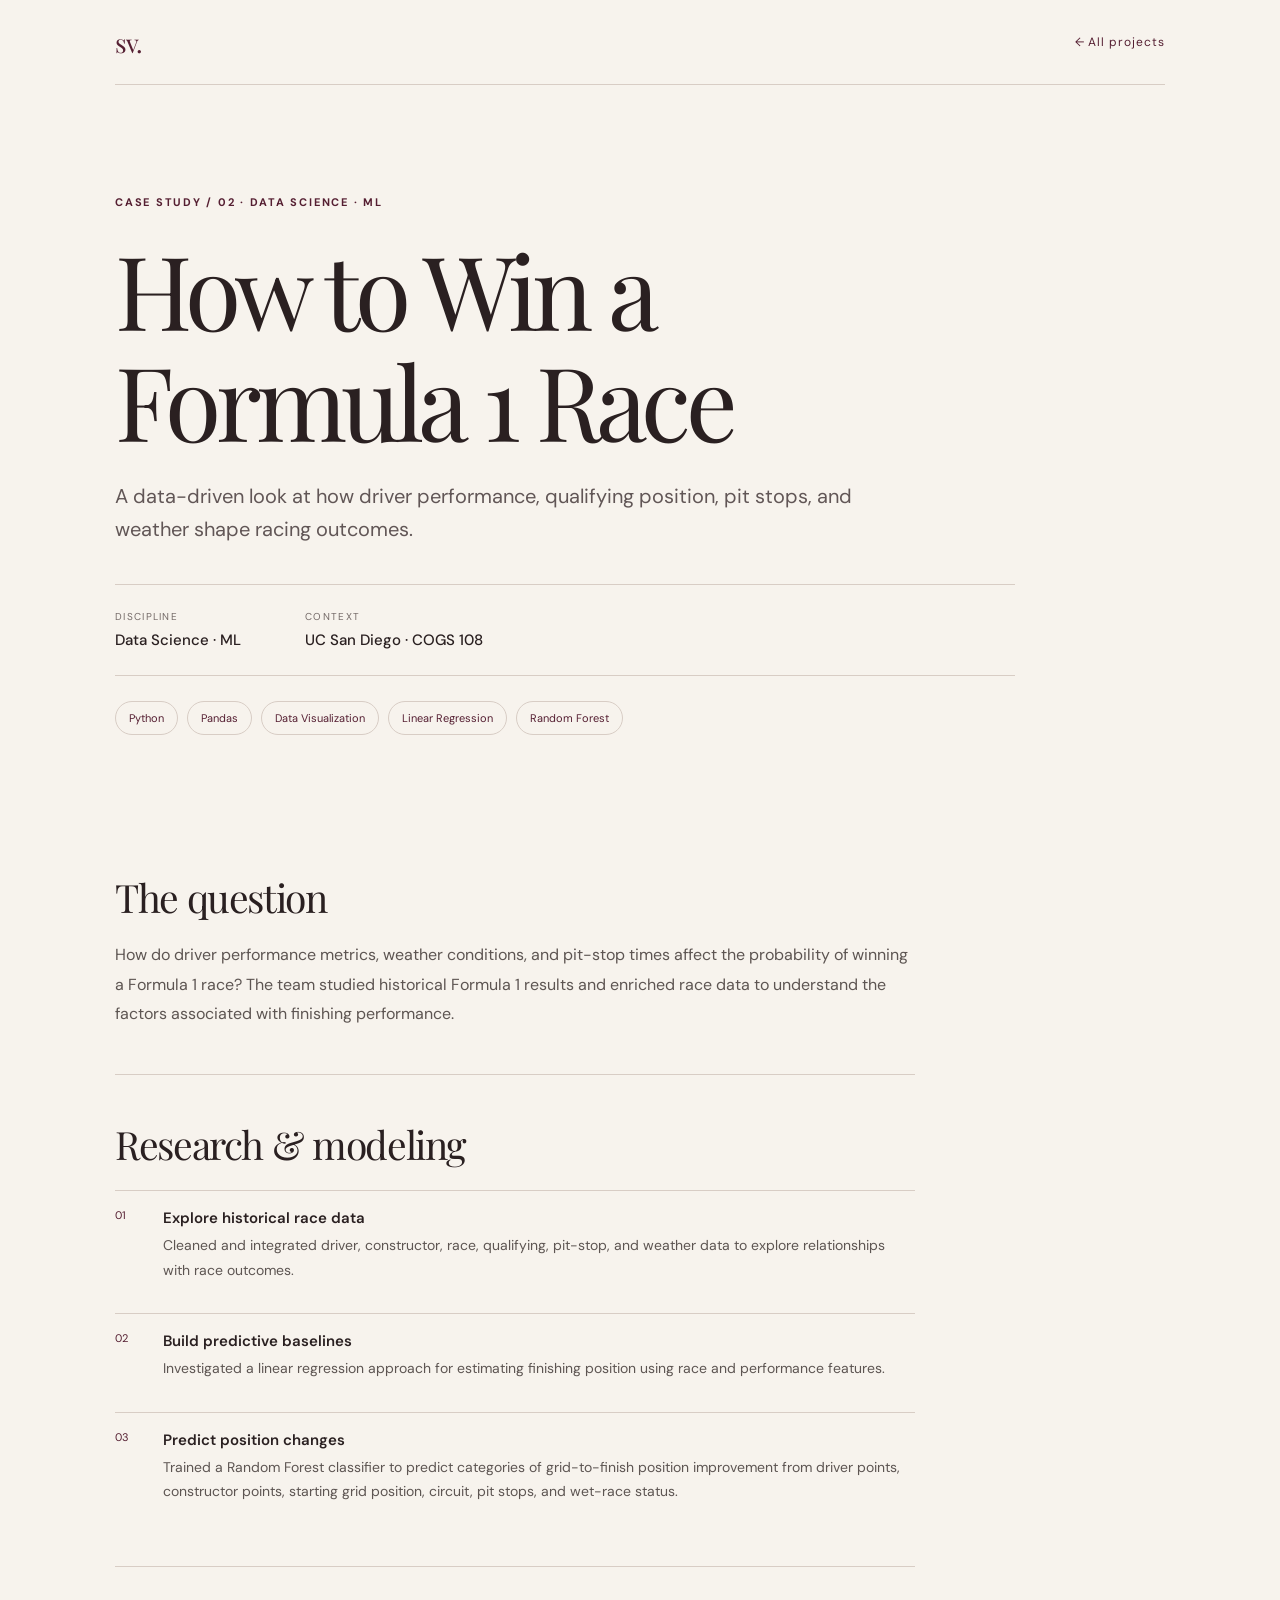
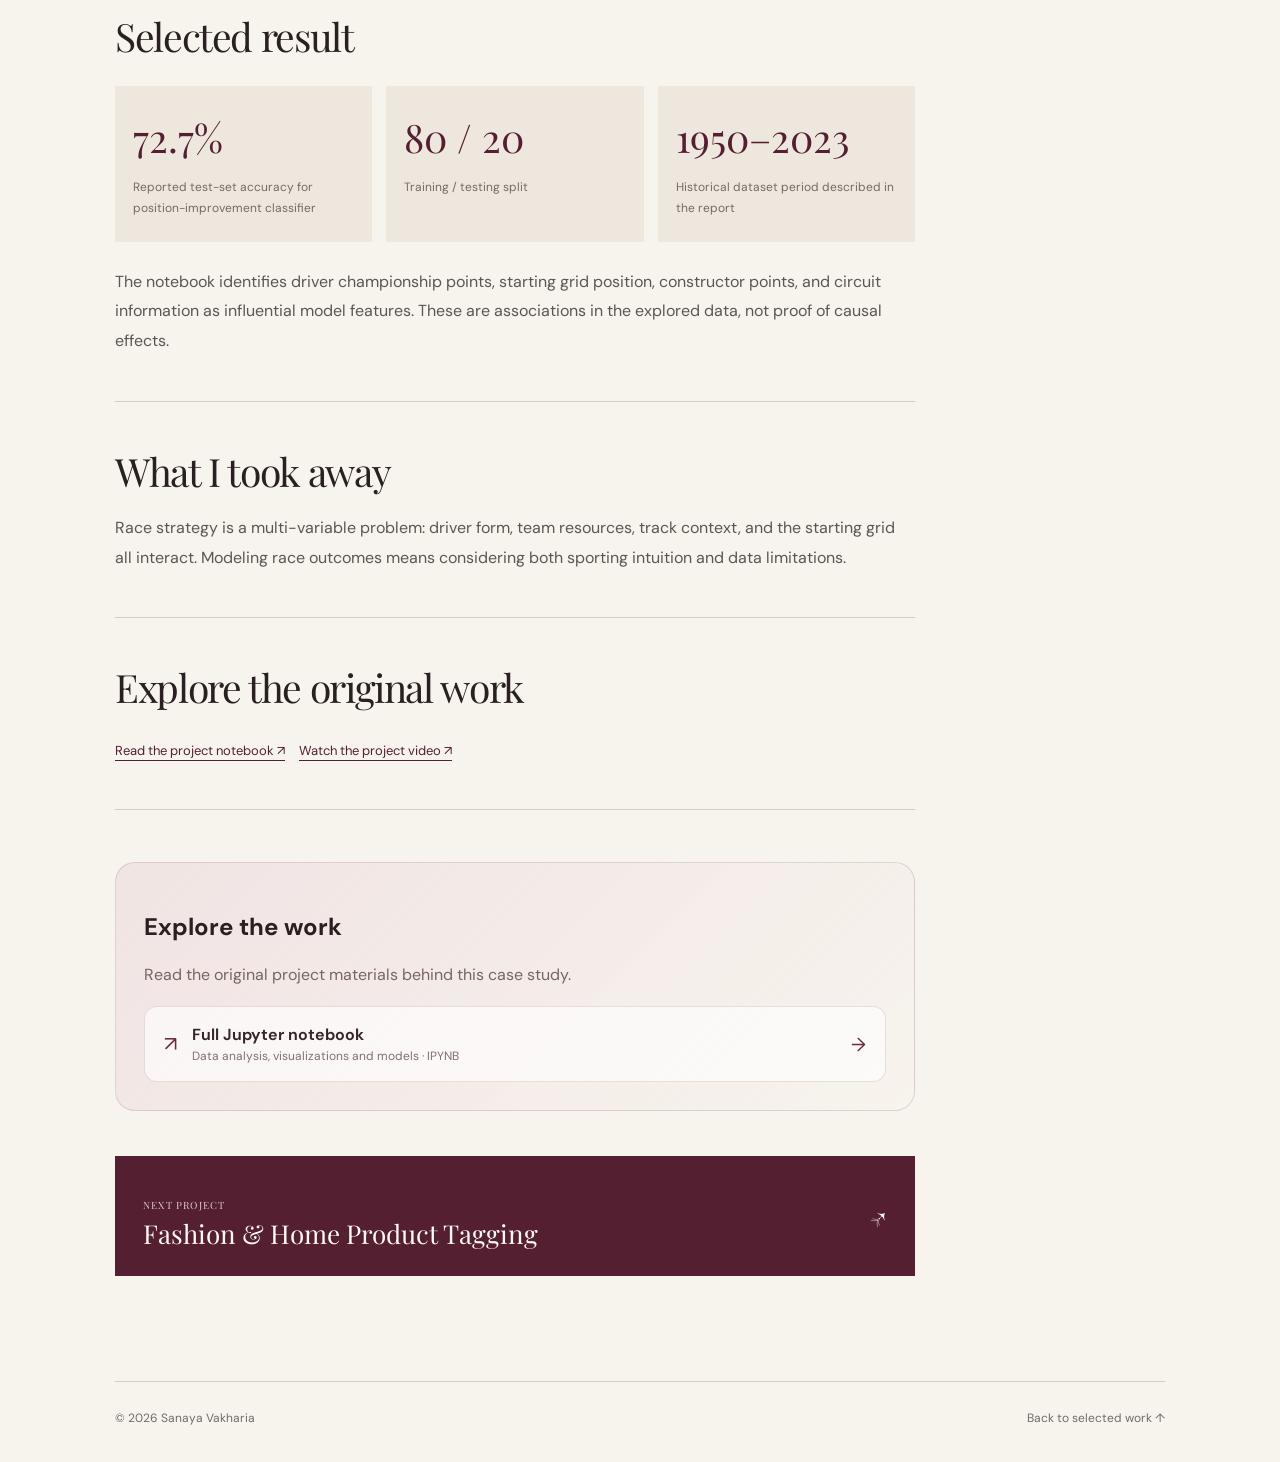
<file: projects/formula-one.html>
<!DOCTYPE html>
<html lang="en"><head><meta charset="utf-8"/><meta content="width=device-width,initial-scale=1" name="viewport"/><meta content="#f7f3ed" name="theme-color"/><meta content="How to Win a Formula 1 Race — Sanaya Vakharia portfolio case study" name="description"/><title>How to Win a Formula 1 Race — Sanaya Vakharia</title><link href="../assets/style.css" rel="stylesheet"/><link href="data:image/svg+xml,%3Csvg xmlns='http://www.w3.org/2000/svg' viewBox='0 0 64 64'%3E%3Crect width='64' height='64' rx='12' fill='%23551f32'/%3E%3Ctext x='32' y='46' text-anchor='middle' font-family='Georgia' font-size='44' fill='%23faf6f0'%3Es%3C/text%3E%3C/svg%3E" rel="icon"/></head><body><header class="wrap nav"><a class="brand" href="../index.html">sv.</a><a class="back" href="../index.html#projects">← All projects</a></header><main class="wrap"><div class="hero"><div class="eyebrow">Case study / 02 · Data Science · ML</div><h1>How to Win a Formula 1 Race</h1><p class="dek">A data-driven look at how driver performance, qualifying position, pit stops, and weather shape racing outcomes.</p><div class="factbar"><div class="fact"><label>Discipline</label><strong>Data Science · ML</strong></div><div class="fact"><label>Context</label><strong>UC San Diego · COGS 108</strong></div></div><div class="tagrow"><span class="tag">Python</span><span class="tag">Pandas</span><span class="tag">Data Visualization</span><span class="tag">Linear Regression</span><span class="tag">Random Forest</span></div></div><div class="content"><section class="section"><h2>The question</h2><p>How do driver performance metrics, weather conditions, and pit-stop times affect the probability of winning a Formula 1 race? The team studied historical Formula 1 results and enriched race data to understand the factors associated with finishing performance.</p></section><section class="section"><h2>Research &amp; modeling</h2><div class="steps"><div class="step"><small>01</small><div><strong>Explore historical race data</strong><p>Cleaned and integrated driver, constructor, race, qualifying, pit-stop, and weather data to explore relationships with race outcomes.</p></div></div><div class="step"><small>02</small><div><strong>Build predictive baselines</strong><p>Investigated a linear regression approach for estimating finishing position using race and performance features.</p></div></div><div class="step"><small>03</small><div><strong>Predict position changes</strong><p>Trained a Random Forest classifier to predict categories of grid-to-finish position improvement from driver points, constructor points, starting grid position, circuit, pit stops, and wet-race status.</p></div></div></div></section><section class="section"><h2>Selected result</h2><div class="data"><div class="metric"><b>72.7%</b><span>Reported test-set accuracy for position-improvement classifier</span></div><div class="metric"><b>80 / 20</b><span>Training / testing split</span></div><div class="metric"><b>1950–2023</b><span>Historical dataset period described in the report</span></div></div><p>The notebook identifies driver championship points, starting grid position, constructor points, and circuit information as influential model features. These are associations in the explored data, not proof of causal effects.</p></section><section class="section"><h2>What I took away</h2><p>Race strategy is a multi-variable problem: driver form, team resources, track context, and the starting grid all interact. Modeling race outcomes means considering both sporting intuition and data limitations.</p></section><section class="section"><h2>Explore the original work</h2><a class="inline-link" href="https://github.com/COGS108/Group129-FA24/blob/master/FinalProject_Group129-FA24.ipynb" rel="noopener noreferrer" target="_blank">Read the project notebook ↗</a><a class="inline-link" href="https://youtu.be/PEK2EyJ0gEg" rel="noopener noreferrer" target="_blank">Watch the project video ↗</a></section><section aria-label="Original project materials" class="resources"><h2>Explore the work</h2><p class="resource-intro">Read the original project materials behind this case study.</p><div class="resource-list"><a class="resource-link" href="../assets/documents/formula-one-notebook.ipynb" rel="noopener noreferrer" target="_blank"><span class="resource-symbol">↗</span><div><div class="resource-name">Full Jupyter notebook</div><div class="resource-meta">Data analysis, visualizations and models · IPYNB</div></div><span aria-hidden="true" class="resource-arrow">→</span></a></div></section><a class="next" href="fashion-tagging.html"><span><small>Next project</small><br/>Fashion &amp; Home Product Tagging</span><span aria-hidden="true">↗</span></a></div></main><footer class="wrap footer"><span>© 2026 Sanaya Vakharia</span><a href="../index.html#projects">Back to selected work ↑</a></footer></body></html>
</file>
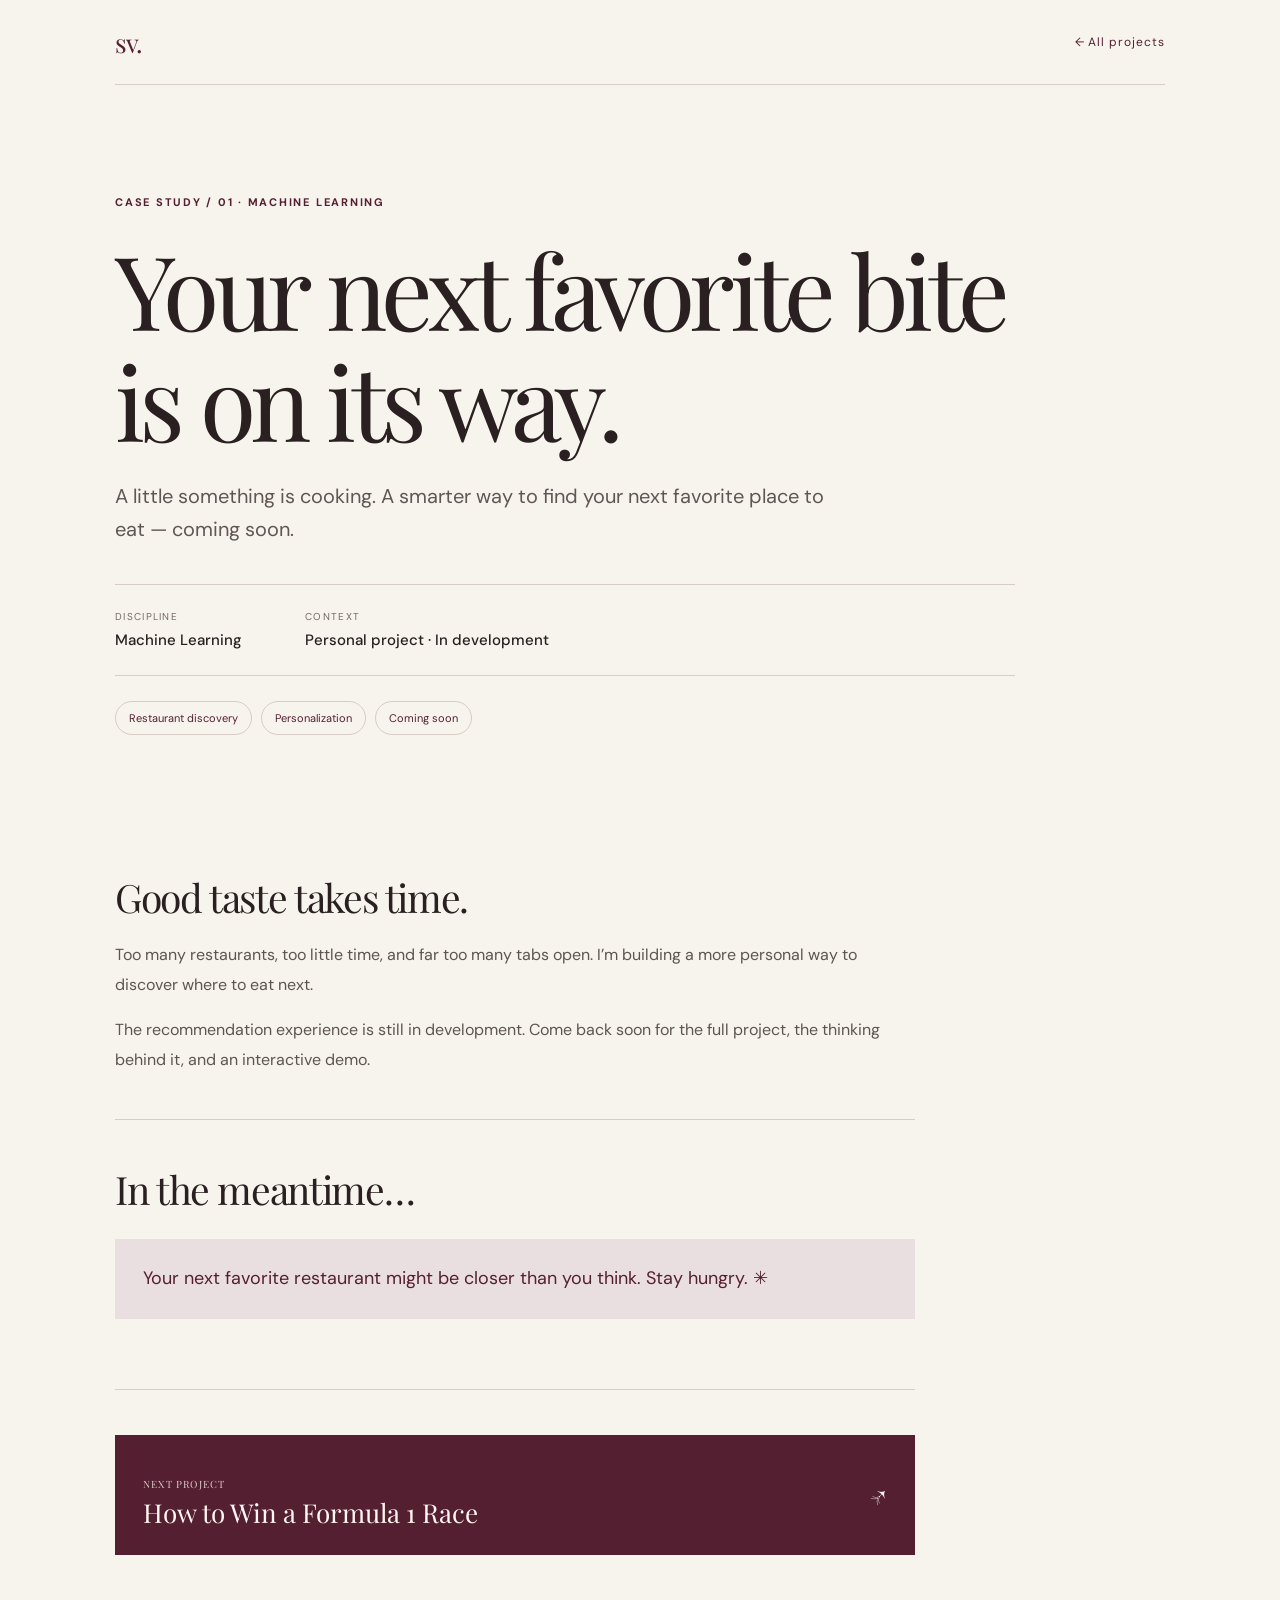
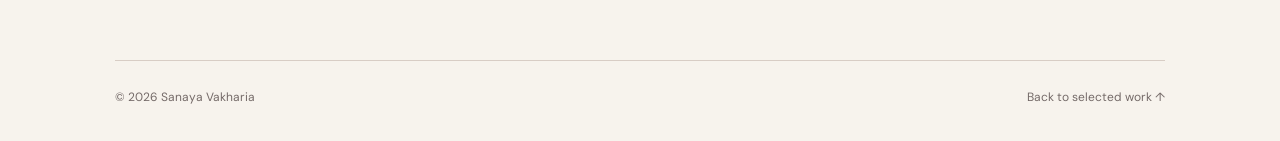
<file: projects/restaurant-recommender.html>
<!DOCTYPE html><html lang="en"><head><meta charset="UTF-8"><meta name="viewport" content="width=device-width,initial-scale=1"><meta name="theme-color" content="#f7f3ed"><meta name="description" content="Your next favorite bite is on its way. — Sanaya Vakharia portfolio case study"><title>Your next favorite bite is on its way. — Sanaya Vakharia</title><link rel="stylesheet" href="../assets/style.css"><link rel="icon" href="data:image/svg+xml,%3Csvg xmlns='http://www.w3.org/2000/svg' viewBox='0 0 64 64'%3E%3Crect width='64' height='64' rx='12' fill='%23551f32'/%3E%3Ctext x='32' y='46' text-anchor='middle' font-family='Georgia' font-size='44' fill='%23faf6f0'%3Es%3C/text%3E%3C/svg%3E"></head><body><header class="wrap nav"><a class="brand" href="../index.html">sv.</a><a class="back" href="../index.html#projects">← All projects</a></header><main class="wrap"><div class="hero"><div class="eyebrow">Case study / 01 · Machine Learning</div><h1>Your next favorite bite is on its way.</h1><p class="dek">A little something is cooking. A smarter way to find your next favorite place to eat — coming soon.</p><div class="factbar"><div class="fact"><label>Discipline</label><strong>Machine Learning</strong></div><div class="fact"><label>Context</label><strong>Personal project · In development</strong></div></div><div class="tagrow"><span class="tag">Restaurant discovery</span><span class="tag">Personalization</span><span class="tag">Coming soon</span></div></div><div class="content"><section class="section"><h2>Good taste takes time.</h2><p>Too many restaurants, too little time, and far too many tabs open. I’m building a more personal way to discover where to eat next.</p><p>The recommendation experience is still in development. Come back soon for the full project, the thinking behind it, and an interactive demo.</p></section><section class="section"><h2>In the meantime…</h2><div class="note">Your next favorite restaurant might be closer than you think. Stay hungry. ✳</div></section><a class="next" href="formula-one.html"><span><small>Next project</small><br>How to Win a Formula 1 Race</span><span aria-hidden="true">↗</span></a></div></main><footer class="wrap footer"><span>© 2026 Sanaya Vakharia</span><a href="../index.html#projects">Back to selected work ↑</a></footer></body></html>
</file>
<file: assets/style.css>
@import url('https://fonts.googleapis.com/css2?family=DM+Sans:wght@400;500;600;700&family=Playfair+Display:ital,wght@0,400;0,500;1,400;1,500&display=swap');
:root{--paper:#f7f3ed;--ink:#2a2021;--wine:#551f32;--muted:#746a68;--line:#d8cdc5;--card:#eee7dd}*{box-sizing:border-box}html{scroll-behavior:smooth}body{margin:0;background:var(--paper);color:var(--ink);font-family:'DM Sans',sans-serif;-webkit-font-smoothing:antialiased}a{color:inherit;text-decoration:none}::selection{background:#e9c8d1;color:var(--wine)}.wrap{width:min(1050px,calc(100% - 70px));margin:auto}.nav{height:85px;display:flex;justify-content:space-between;align-items:center;border-bottom:1px solid var(--line)}.brand{font:400 26px 'Playfair Display',serif;letter-spacing:-1.5px;color:var(--wine)}.nav a.back{font-size:12px;color:var(--wine);letter-spacing:.08em}.nav a.back:hover{text-decoration:underline}.eyebrow{color:var(--wine);text-transform:uppercase;letter-spacing:.16em;font-size:11px;font-weight:700}.hero{padding:110px 0 65px;max-width:900px}.hero h1{font:400 clamp(56px,8vw,108px)/1.08 'Playfair Display',serif;letter-spacing:-.055em;margin:25px 0}.hero .dek{font-size:20px;line-height:1.65;color:#615656;max-width:740px}.factbar{border-top:1px solid var(--line);border-bottom:1px solid var(--line);display:flex;gap:40px;flex-wrap:wrap;padding:25px 0;margin-top:38px}.fact{display:flex;flex-direction:column;gap:7px;min-width:150px}.fact label{font-size:10px;color:var(--muted);letter-spacing:.13em;text-transform:uppercase}.fact strong{font-size:15px;font-weight:500}.content{max-width:800px;padding:28px 0 105px}.section{padding:45px 0;border-bottom:1px solid var(--line)}.section h2{font:400 39px/1.25 'Playfair Display',serif;letter-spacing:-.035em;margin:0 0 18px}.section p{font-size:16px;line-height:1.85;color:#5d5552;margin:0 0 16px}.section p:last-child{margin-bottom:0}.tagrow{display:flex;gap:9px;flex-wrap:wrap;margin:25px 0 0}.tag{border:1px solid var(--line);border-radius:40px;padding:9px 13px;font-size:11px;color:var(--wine)}.data{display:grid;grid-template-columns:repeat(3,1fr);gap:14px;margin:25px 0}.metric{background:var(--card);padding:25px 18px;min-height:125px}.metric b{display:block;font:400 39px 'Playfair Display',serif;color:var(--wine);margin-bottom:12px}.metric span{font-size:12px;line-height:1.5;color:var(--muted)}.steps{display:grid;gap:14px;margin-top:22px}.step{padding:17px 0;border-top:1px solid var(--line);display:grid;grid-template-columns:32px 1fr;gap:16px}.step small{font-size:11px;color:var(--wine)}.step strong{display:block;font-size:15px;font-weight:600;margin-bottom:5px}.step p{font-size:14px;margin:0;line-height:1.75}.inline-link{display:inline-block;margin:12px 14px 5px 0;color:var(--wine);text-decoration:underline;text-underline-offset:5px;font-size:13px}.note{padding:25px 28px;background:#eadfe0;color:var(--wine);font-size:18px;line-height:1.65;margin:25px 0}.art{background:#eae1d9;padding:40px 34px;margin:30px 0;overflow:hidden}.art-caption{color:var(--muted);font-size:11px;letter-spacing:.04em;margin-top:13px}.bars{display:flex;align-items:end;gap:14px;height:160px;padding:0 8px;border-bottom:1px solid #9c8981}.bar{background:var(--wine);width:65px;max-width:30%;position:relative;min-height:3px}.bar span{position:absolute;top:-27px;width:100%;text-align:center;font-size:13px;color:var(--wine)}.bar-labels{display:flex;gap:14px;margin-top:12px;padding:0 8px}.bar-labels span{width:65px;max-width:30%;font-size:11px;color:var(--muted);text-align:center}.footer{padding:28px 0 36px;border-top:1px solid var(--line);display:flex;justify-content:space-between;gap:20px;font-size:12px;color:var(--muted)}.next{display:flex;align-items:center;justify-content:space-between;gap:18px;background:var(--wine);color:#fff8f2;padding:25px 28px;margin:45px 0 0}.next span{font:400 26px 'Playfair Display',serif}.next small{letter-spacing:.12em;font-size:10px;opacity:.8;text-transform:uppercase} @media(max-width:700px){.wrap{width:calc(100% - 38px)}.nav{height:72px}.hero{padding:75px 0 40px}.hero h1{font-size:clamp(51px,11vw,76px)}.hero .dek{font-size:17px}.factbar{gap:24px}.content{padding-bottom:65px}.section{padding:36px 0}.section h2{font-size:33px}.data{grid-template-columns:1fr}.metric{min-height:85px}.art{padding:35px 18px}.footer{flex-direction:column}.next span{font-size:21px}}
/* V3: source document cards */
.resources {margin:52px 0 42px;padding:28px;border:1px solid rgba(85,31,50,.14);background:linear-gradient(135deg,rgba(235,216,219,.55),rgba(247,243,237,.8));border-radius:20px;}
.resources .resource-intro{color:#776565;line-height:1.65;margin:6px 0 18px;}
.resource-list{display:grid;gap:10px;}
.resource-link{display:flex;align-items:center;gap:15px;border:1px solid rgba(85,31,50,.13);border-radius:13px;padding:17px 19px;background:rgba(255,255,255,.63);color:#35252b;text-decoration:none;transition:transform .22s,background .22s,border-color .22s;}
.resource-link:hover{transform:translateY(-2px);background:#fff;border-color:#874d60;}
.resource-symbol{font-size:21px;color:#692c44;}
.resource-name{font-size:16px;font-weight:650;}
.resource-meta{font-size:12px;color:#826e77;margin-top:3px;}
.resource-arrow{margin-left:auto;font-size:19px;color:#692c44;}
@media(max-width:600px){.resources{padding:19px}.resource-link{padding:14px}}
</file>
